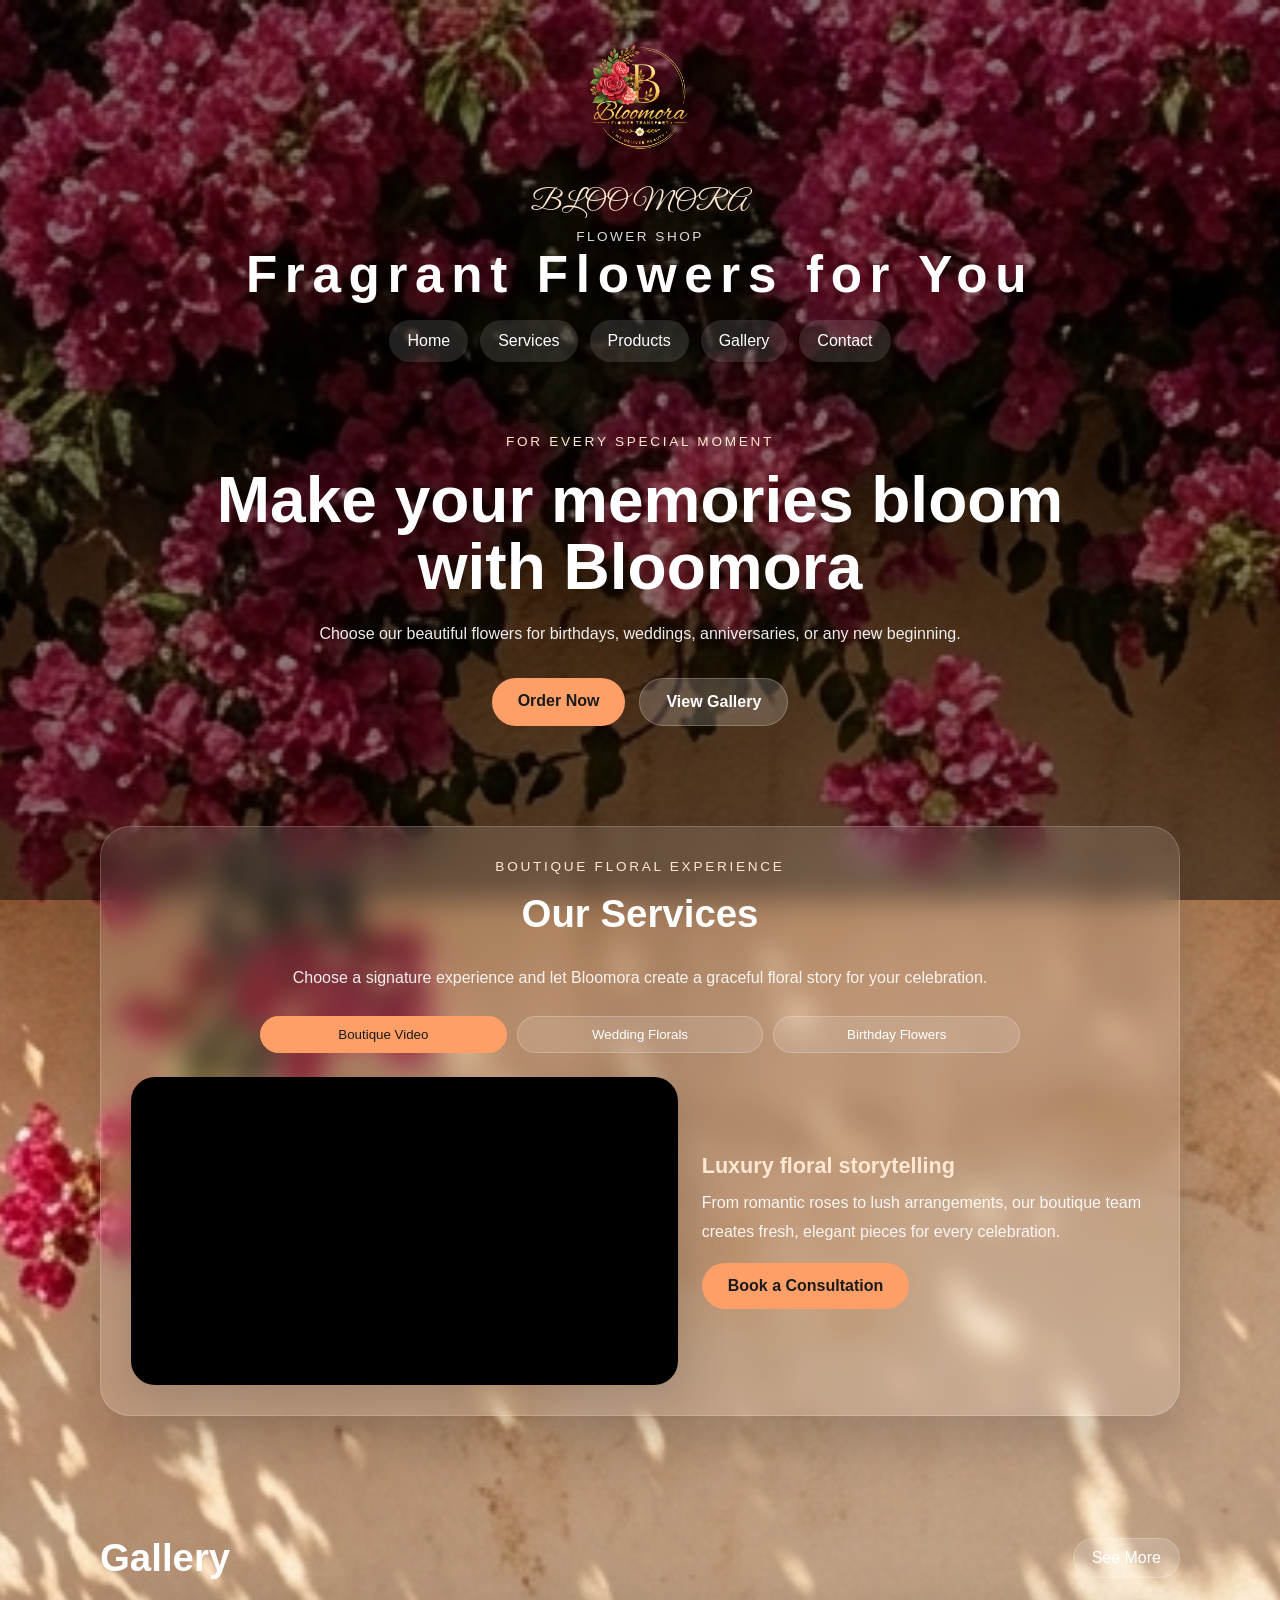
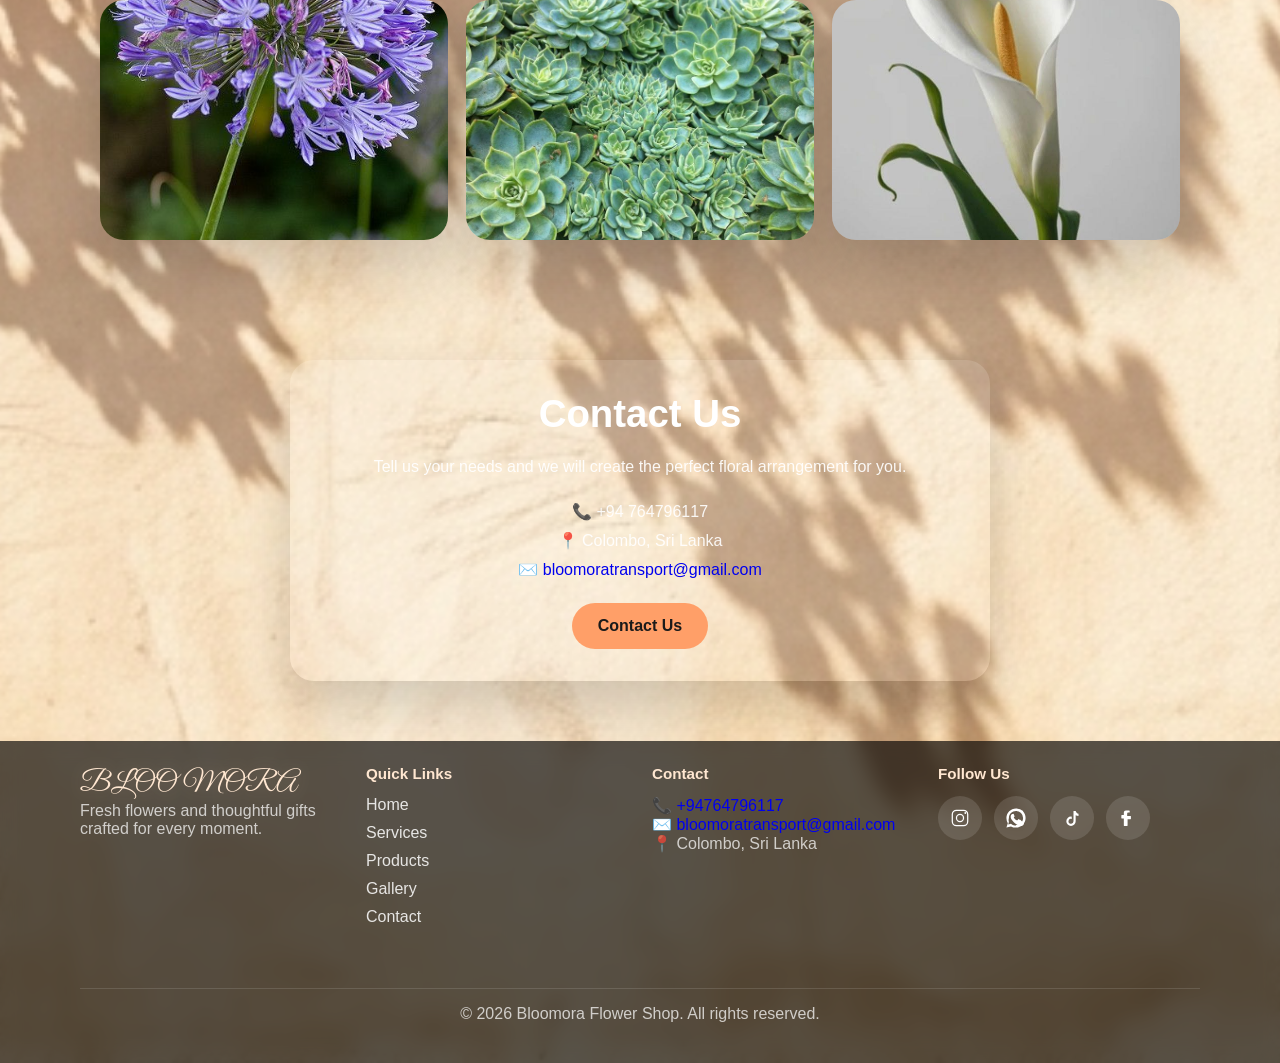
<file: index.html>
<!DOCTYPE html>
<html lang="en">

<head>
    <meta charset="UTF-8">
    <meta name="viewport" content="width=device-width, initial-scale=1.0">
    <title>BLOOMORA Flower Shop</title>
    <link rel="preconnect" href="https://fonts.googleapis.com">
    <link rel="preconnect" href="https://fonts.gstatic.com" crossorigin>
    <link href="https://fonts.googleapis.com/css2?family=Great+Vibes&family=Playfair+Display:wght@600;700&display=swap"
        rel="stylesheet">
    <link rel="stylesheet" href="bloom.css">
</head>

<body>
    <div class="page-transition-overlay" aria-hidden="true">
        <canvas id="flowerTornadoCanvas"></canvas>
    </div>
    <div class="petal-container" aria-hidden="true">
        <div class="petal"></div>
        <div class="petal"></div>
        <div class="petal"></div>
        <div class="petal"></div>
        <div class="petal"></div>
        <div class="petal"></div>
        <div class="petal"></div>
        <div class="petal"></div>
        <div class="petal"></div>
        <div class="petal"></div>
    </div>

    <header class="site-header">
        <div class="brand">
            <img class="logo" src="pics/logo.png" alt="Bloomora Logo">
            <div>
                <p class="brand-name">BLOOMORA</p>
                <p class="site-label">Flower Shop</p>
                <h1>Fragrant Flowers for You</h1>
            </div>
        </div>

        <button class="menu-toggle" aria-expanded="false" aria-controls="main-nav">Menu</button>

        <nav id="main-nav" class="nav-links" aria-label="Main navigation">
            <a href="index.html">Home</a>
            <a href="services.html">Services</a>
            <a href="products.html">Products</a>
            <a href="gallery.html">Gallery</a>
            <a href="contact.html">Contact</a>
        </nav>
    </header>

    <main>
        <section id="home" class="hero">
            <div class="hero-content">
                <span class="eyebrow">For Every Special Moment</span>
                <h2>Make your memories bloom with Bloomora</h2>
                <p>Choose our beautiful flowers for birthdays, weddings, anniversaries, or any new beginning.</p>
                <div class="hero-actions">
                    <a href="products.html" class="btn btn-primary">Order Now</a>
                    <a href="gallery.html" class="btn btn-secondary">View Gallery</a>
                </div>
            </div>
        </section>

        <section id="services" class="section services">
            <div class="service-shell">
                <div class="service-intro">
                    <span class="eyebrow">Boutique Floral Experience</span>
                    <h3>Our Services</h3>
                    <p>Choose a signature experience and let Bloomora create a graceful floral story for your
                        celebration.</p>
                </div>

                <div class="service-tabs" role="tablist" aria-label="Bloomora services">
                    <button class="tab-btn active" data-target="video-tab" role="tab" aria-selected="true">Boutique
                        Video</button>
                    <button class="tab-btn" data-target="wedding-tab" role="tab" aria-selected="false">Wedding
                        Florals</button>
                    <button class="tab-btn" data-target="birthday-tab" role="tab" aria-selected="false">Birthday
                        Flowers</button>
                </div>

                <div class="tab-panel active" id="video-tab" role="tabpanel">
                    <div class="video-panel">
                        <div class="video-frame">
                            <video autoplay muted loop playsinline preload="auto"
                                aria-label="Bloomora boutique floral experience">
                                <source src="pics/bokey/BLOOMORA.mp4" type="video/mp4">
                                Your browser does not support the video element.
                            </video>
                        </div>
                        <div class="panel-copy">
                            <h4>Luxury floral storytelling</h4>
                            <p>From romantic roses to lush arrangements, our boutique team creates fresh, elegant pieces
                                for every celebration.</p>
                            <a href="contact.html" class="btn btn-primary">Book a Consultation</a>
                        </div>
                    </div>
                </div>

                <div class="tab-panel" id="wedding-tab" role="tabpanel">
                    <div class="video-panel">
                        <div class="video-frame">
                            <video autoplay muted loop playsinline preload="auto"
                                aria-label="Bloomora wedding floral experience">
                                <source
                                    src="pics/Outdoor%20wedding%20venue%20with%20floral%20decorated%20mandap%2C%20palm%20trees%2C%20and%20reflective%20water%20feature%20with%20pink%20and%20white%20flowers.mp4"
                                    type="video/mp4">
                                Your browser does not support the video element.
                            </video>
                        </div>
                        <div class="panel-copy">
                            <h4>Wedding floral elegance</h4>
                            <p>See how our team styles romantic bouquets, ceremony arches, and reception décor for
                                unforgettable wedding moments.</p>
                            <a href="contact.html" class="btn btn-primary">Plan Your Wedding</a>
                        </div>
                    </div>
                </div>

                <div class="tab-panel" id="birthday-tab" role="tabpanel">
                    <div class="video-panel">
                        <div class="video-frame">
                            <video autoplay muted loop playsinline preload="auto"
                                aria-label="Bloomora birthday floral experience">
                                <source src="pics/bokey/a%20flower.mp4" type="video/mp4">
                                Your browser does not support the video element.
                            </video>
                        </div>
                        <div class="panel-copy">
                            <h4>Birthday flower joy</h4>
                            <p>Bright, cheerful arrangements and gift-ready bouquets that add sparkle to birthdays,
                                anniversaries, and happy surprises.</p>
                            <a href="contact.html" class="btn btn-primary">Order for a Birthday</a>
                        </div>
                    </div>
                </div>
            </div>
        </section>

        <section id="gallery" class="section gallery">
            <div class="section-heading">
                <h3>Gallery</h3>
                <a href="gallery.html" class="see-more-btn">See More</a>
            </div>
            <div class="gallery-grid home-gallery-grid">
                <div class="gallery-item"
                    style="background-image: url('pics/flower/0338c194c42f39de78c7a7beb6b9622c.jpg');"></div>
                <div class="gallery-item"
                    style="background-image: url('pics/flower/1c52903fdece0d09980237e73600e48e.jpg');"></div>
                <div class="gallery-item"
                    style="background-image: url('pics/flower/2cde9ef89566612b0906a620be96857e.jpg');"></div>
            </div>
        </section>

        <section id="contact" class="section contact">
            <div class="contact-card">
                <h3>Contact Us</h3>
                <p>Tell us your needs and we will create the perfect floral arrangement for you.</p>
                <ul>
                    <li>📞 +94 764796117</li>
                    <li>📍 Colombo, Sri Lanka</li>
                    <li><a href="mailto:bloomoratransport@gmail.com">✉️ bloomoratransport@gmail.com</a></li>
                </ul>
                <a href="https://wa.me/94764796117" target="_blank" rel="noopener noreferrer"
                    class="btn btn-primary">Contact Us</a>
            </div>
        </section>
    </main>

    <footer class="site-footer">
        <div class="footer-content">
            <div class="footer-grid">
                <div class="footer-col">
                    <p class="brand-name">BLOOMORA</p>
                    <p>Fresh flowers and thoughtful gifts crafted for every moment.</p>
                </div>
                <div class="footer-col">
                    <h4>Quick Links</h4>
                    <ul class="footer-links">
                        <li><a href="index.html">Home</a></li>
                        <li><a href="services.html">Services</a></li>
                        <li><a href="products.html">Products</a></li>
                        <li><a href="gallery.html">Gallery</a></li>
                        <li><a href="contact.html">Contact</a></li>
                    </ul>
                </div>
                <div class="footer-col">
                    <h4>Contact</h4>
                    <p><a href="https://wa.me/94764796117" target="_blank" rel="noopener noreferrer">📞 +94764796117</a>
                    </p>
                    <p><a href="mailto:bloomoratransport@gmail.com">✉️ bloomoratransport@gmail.com</a></p>
                    <p>📍 Colombo, Sri Lanka</p>
                </div>
                <div class="footer-col">
                    <h4>Follow Us</h4>
                    <div class="social-links">
                        <a href="https://www.instagram.com/bloomora_fresh_flowers?stkn=MW4wY3p2a2JhaG9meQ=="
                            target="_blank" rel="noopener noreferrer" aria-label="Instagram">
                            <svg viewBox="0 0 24 24">
                                <path
                                    d="M7.75 2h8.5A5.75 5.75 0 0 1 22 7.75v8.5A5.75 5.75 0 0 1 16.25 22h-8.5A5.75 5.75 0 0 1 2 16.25v-8.5A5.75 5.75 0 0 1 7.75 2zm0 1.5A4.25 4.25 0 0 0 3.5 7.75v8.5A4.25 4.25 0 0 0 7.75 20.5h8.5A4.25 4.25 0 0 0 20.5 16.25v-8.5A4.25 4.25 0 0 0 16.25 3.5h-8.5zm10.6 1.4a1.1 1.1 0 1 1 0 2.2 1.1 1.1 0 0 1 0-2.2zM12 7a5 5 0 1 1 0 10 5 5 0 0 1 0-10zm0 1.5a3.5 3.5 0 1 0 0 7 3.5 3.5 0 0 0 0-7z" />
                            </svg>
                        </a>
                        <a href="https://wa.me/94764796117" target="_blank" rel="noopener noreferrer"
                            aria-label="WhatsApp">
                            <svg viewBox="0 0 24 24">
                                <path
                                    d="M20.52 3.48A11.94 11.94 0 0 0 12 .5C5.65.5.5 5.65.5 12a11.9 11.9 0 0 0 1.7 6.2L.5 23.5l5.5-1.4A11.94 11.94 0 0 0 12 23.5c6.35 0 11.5-5.15 11.5-11.5 0-3.07-1.2-5.94-3.15-8.02zM12 21c-2.1 0-4.05-.7-5.65-1.9l-.4-.28-3.3.85.9-3.25-.28-.4A8.47 8.47 0 0 1 3.5 12c0-4.7 3.8-8.5 8.5-8.5 2.27 0 4.4.88 6 2.45a8.45 8.45 0 0 1 2.5 6.05c0 4.7-3.8 8.5-8.5 8.5z" />
                                <path
                                    d="M17.5 14.3c-.3-.15-1.7-.85-2-.95-.3-.1-.5-.15-.7.15-.2.3-.8.95-1 1.15-.2.2-.4.2-.7.05-.3-.15-1.15-.43-2.2-1.35-.8-.7-1.3-1.55-1.45-1.85-.15-.3-.02-.45.12-.6.12-.1.3-.25.45-.35.15-.1.2-.15.3-.25.1-.1.05-.2 0-.35-.05-.15-.7-1.7-.95-2.35-.25-.6-.5-.55-.7-.55-.2 0-.45 0-.7 0s-.65.1-1 .45c-.35.35-1.35 1.3-1.35 3.15 0 1.85 1.4 3.6 1.6 3.85.2.25 2.75 4.2 6.7 5.9 3.95 1.7 3.95 1.15 4.65 1.1.7-.05 2.27-.9 2.6-1.75.35-.85.35-1.6.25-1.75-.1-.15-.35-.25-.7-.4z" />
                            </svg>
                        </a>
                        <a href="https://www.tiktok.com/@bloomora277?_r=1&_t=ZS-99rbHcv1fvD" target="_blank"
                            rel="noopener noreferrer" aria-label="TikTok">
                            <svg viewBox="0 0 24 24" aria-hidden="true">
                                <path
                                    d="M16.4 3.5c.4 1.7 1.7 3 3.4 3.5v2.7a6.7 6.7 0 0 1-3.4-1v7.2a5.6 5.6 0 1 1-5.6-5.6c.3 0 .6 0 .9.1v2.7a3 3 0 1 0 2.1 2.9V3.5h5.6Z" />
                            </svg>
                        </a>
                        <a href="https://www.facebook.com/share/19XkAKuRJk/" target="_blank" rel="noopener noreferrer"
                            aria-label="Facebook">
                            <svg viewBox="0 0 24 24">
                                <path
                                    d="M13.5 3H9.5A2.5 2.5 0 0 0 7 5.5v3H4.5a.5.5 0 0 0-.5.5v3a.5.5 0 0 0 .5.5H7v8.5a.5.5 0 0 0 .5.5h3.5a.5.5 0 0 0 .5-.5V13.5h3.5a.5.5 0 0 0 .5-.5l.02-3a.5.5 0 0 0-.5-.5H11V6.5c0-.5.5-1 1-1h1.5a.5.5 0 0 0 .5-.5V3.5a.5.5 0 0 0-.5-.5z" />
                            </svg>
                        </a>
                    </div>
                </div>
            </div>
            <div class="footer-bottom">
                <p>© 2026 Bloomora Flower Shop. All rights reserved.</p>
            </div>
        </div>
    </footer>

    <script>
        const canvas = document.getElementById('flowerTornadoCanvas');
        const ctx = canvas.getContext('2d');
        const overlay = document.querySelector('.page-transition-overlay');
        const menuToggle = document.querySelector('.menu-toggle');
        const mainNav = document.querySelector('#main-nav');

        const flowerPalette = ['#ff9eb3', '#ffd6a5', '#ffc1d9', '#f7d9ff', '#fae7c1', '#ffb2b2'];

        let particles = [];
        let transitionActive = false;
        let transitionStart = 0;
        let lastFrameTime = 0;
        let currentTarget = null;

        function resizeCanvas() {
            const ratio = Math.min(window.devicePixelRatio || 1, 1.5);
            canvas.width = window.innerWidth * ratio;
            canvas.height = window.innerHeight * ratio;
            canvas.style.width = window.innerWidth + 'px';
            canvas.style.height = window.innerHeight + 'px';
            ctx.setTransform(ratio, 0, 0, ratio, 0, 0);
        }

        function createFlowerParticle() {
            const cx = window.innerWidth / 2;
            const cy = window.innerHeight / 2;

            return {
                x: cx,
                y: cy,
                radius: 0,
                angle: Math.random() * Math.PI * 2,
                speed: 0.6 + Math.random() * 2.4,
                drift: (Math.random() - 0.5) * 0.8,
                spin: (Math.random() - 0.5) * 0.2,
                size: 6 + Math.random() * 10,
                color: flowerPalette[Math.floor(Math.random() * flowerPalette.length)],
                alpha: 0.75 + Math.random() * 0.25,
                swirl: 0.7 + Math.random() * 1.8,
                lift: 1 + Math.random() * 2.2,
                life: 0,
                maxLife: 120 + Math.random() * 80
            };
        }

        function startTornadoTransition(targetUrl) {
            transitionActive = true;
            transitionStart = performance.now();
            lastFrameTime = transitionStart;
            currentTarget = targetUrl;
            const particleCount = window.innerWidth < 700 ? 420 : 520;
            particles = Array.from({ length: particleCount }, createFlowerParticle);
            overlay.classList.add('active');
            document.body.classList.add('page-transitioning');
            requestAnimationFrame(animateTransitionLoop);

            setTimeout(() => {
                window.location.href = targetUrl;
            }, 1100);
        }

        function updateParticles() {
            if (!transitionActive) return;

            const now = performance.now();
            const delta = Math.min((now - lastFrameTime) / 16.67, 2);
            lastFrameTime = now;
            const elapsed = (now - transitionStart) / 1000;
            const progress = Math.min(elapsed / 1.1, 1);

            particles.forEach((p) => {
                // Radius: each particle starts close to the center and expands outward.
                // A larger radius pulls the flower farther from the center, which helps the vortex grow.
                p.radius += p.speed * (1.6 + p.swirl * 0.7) * 2.2 * delta;

                // Angle controls the horizontal rotation around the center.
                // Increasing the angle over time makes the petals spin around the vortex axis.
                p.angle += (p.spin + 0.08 + p.swirl * 0.035) * delta;

                // The tornado effect is created by combining circular motion and a lift force.
                // X and Y are derived from polar coordinates:
                // x = centerX + cos(angle) * radius
                // y = centerY + sin(angle) * radius - (progress * lift * 120)
                // The negative Y movement lifts particles upward into a swirling funnel.
                const swirlX = Math.cos(p.angle) * p.radius;
                const swirlY = Math.sin(p.angle) * p.radius;

                p.x = window.innerWidth / 2 + swirlX + Math.sin(elapsed * 2 + p.angle) * 18;
                p.y = window.innerHeight / 2 + swirlY - (progress * 320 * p.lift) + Math.cos(elapsed * 3 + p.angle) * 18;

                // As the transition advances, particles fade and spread further outward.
                p.life += delta;
                p.alpha = Math.max(0, 1 - p.life / (p.maxLife * 1.6));
            });

            if (progress >= 1) {
                particles.forEach((p) => {
                    p.alpha *= 0.92;
                });
            }

            if (elapsed > 1.6) {
                transitionActive = false;
                overlay.classList.remove('active');
                document.body.classList.remove('page-transitioning');
            }
        }

        function renderParticles() {
            ctx.clearRect(0, 0, window.innerWidth, window.innerHeight);

            particles.forEach((p) => {
                ctx.save();
                ctx.translate(p.x, p.y);
                ctx.rotate(p.angle * 3.4);
                ctx.beginPath();
                ctx.moveTo(0, 0);
                ctx.bezierCurveTo(p.size, -p.size * 1.6, p.size * 0.8, -p.size * 2.5, 0, -p.size * 3.2);
                ctx.bezierCurveTo(-p.size * 0.8, -p.size * 2.5, -p.size, -p.size * 1.6, 0, 0);
                ctx.fillStyle = p.color;
                ctx.globalAlpha = p.alpha;
                ctx.fill();
                ctx.restore();
            });

        }

        function animateTransitionLoop() {
            updateParticles();
            renderParticles();

            if (transitionActive) {
                requestAnimationFrame(animateTransitionLoop);
            }
        }

        menuToggle?.addEventListener('click', () => {
            const isOpen = mainNav.classList.toggle('open');
            menuToggle.setAttribute('aria-expanded', String(isOpen));
        });

        document.querySelectorAll('.nav-links a, .footer-links a').forEach((link) => {
            const href = link.getAttribute('href');
            if (!href || href.startsWith('#') || href.startsWith('http') || href.startsWith('mailto:') || href.startsWith('tel:')) return;

            link.addEventListener('click', (event) => {
                const targetUrl = new URL(href, window.location.href);
                if (targetUrl.origin !== window.location.origin) return;

                event.preventDefault();
                startTornadoTransition(targetUrl.href);
            });
        });

        window.addEventListener('resize', resizeCanvas);
        resizeCanvas();

        const tabButtons = document.querySelectorAll('.tab-btn');
        const tabPanels = document.querySelectorAll('.tab-panel');

        tabButtons.forEach((button) => {
            button.addEventListener('click', () => {
                const target = button.getAttribute('data-target');

                tabButtons.forEach((btn) => {
                    const isActive = btn === button;
                    btn.classList.toggle('active', isActive);
                    btn.setAttribute('aria-selected', String(isActive));
                });

                tabPanels.forEach((panel) => {
                    panel.classList.toggle('active', panel.id === target);
                });
            });
        });
    </script>
</body>

</html>
</file>
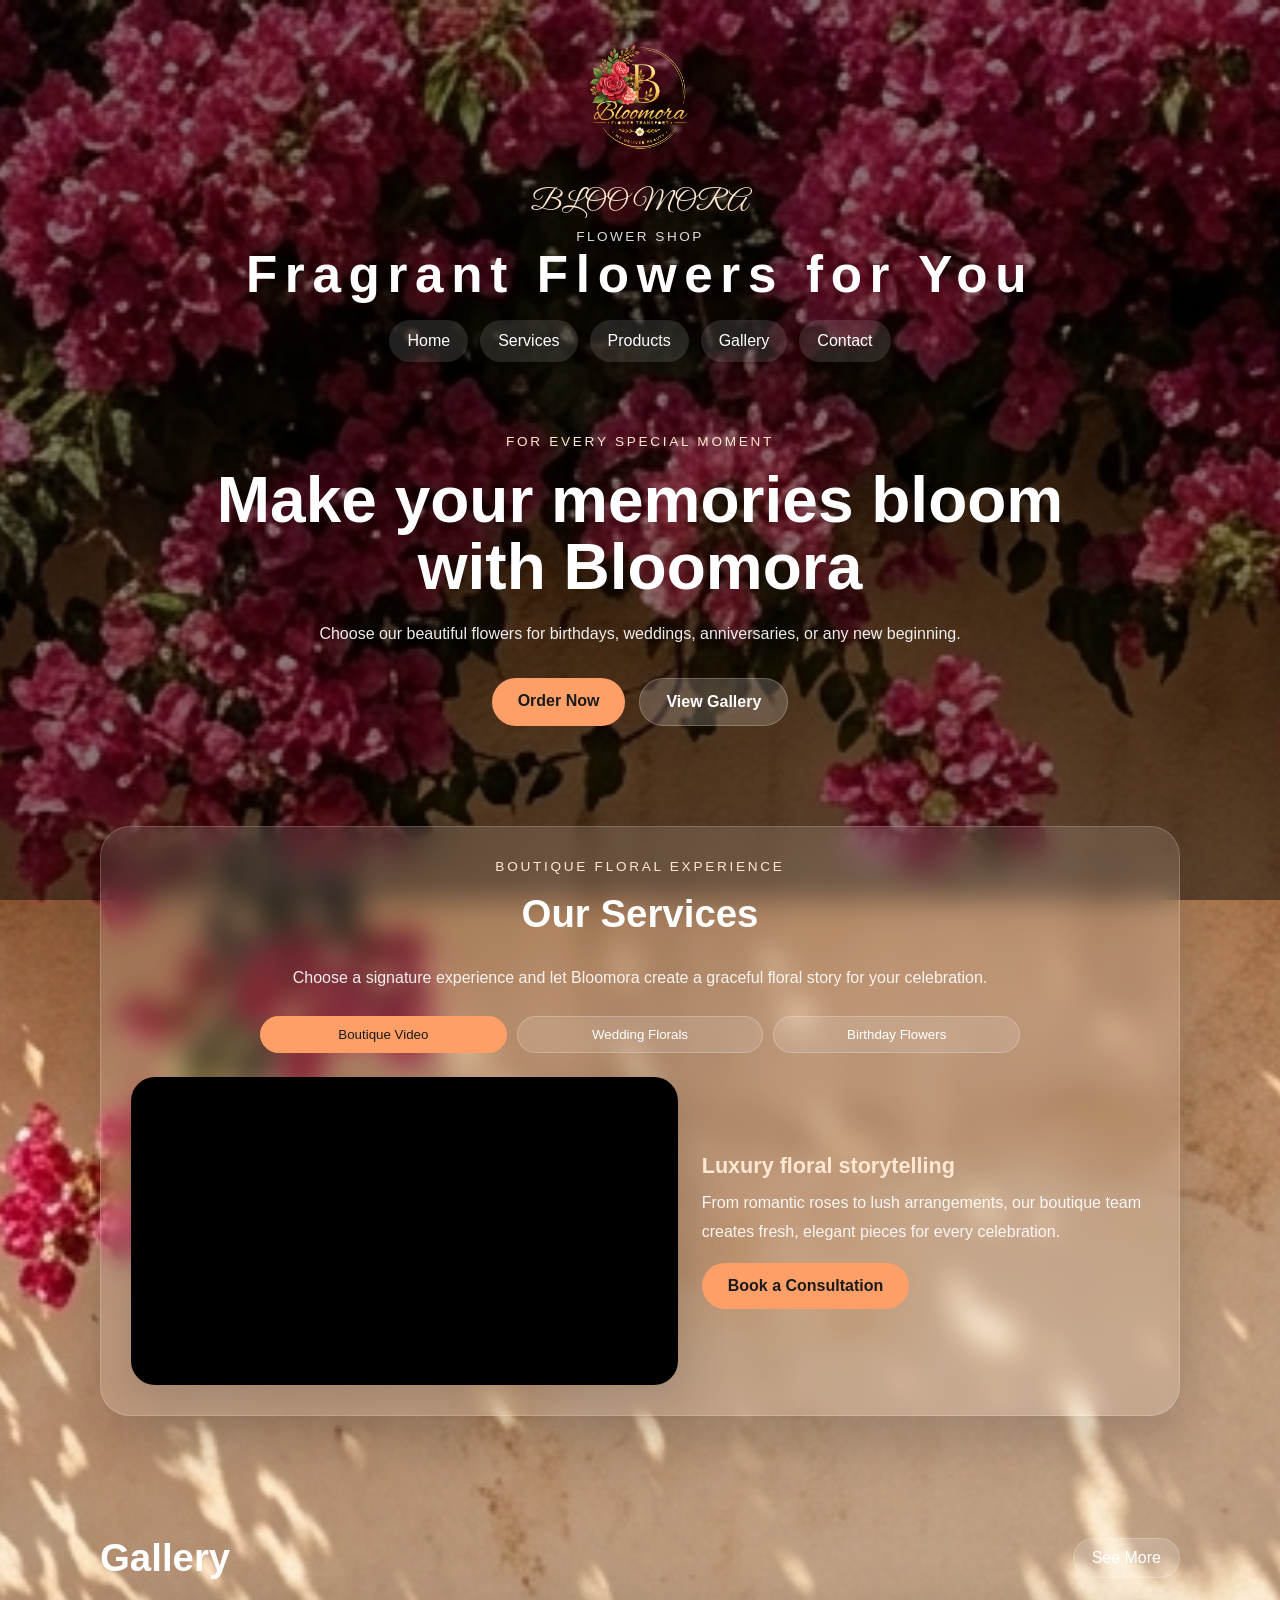
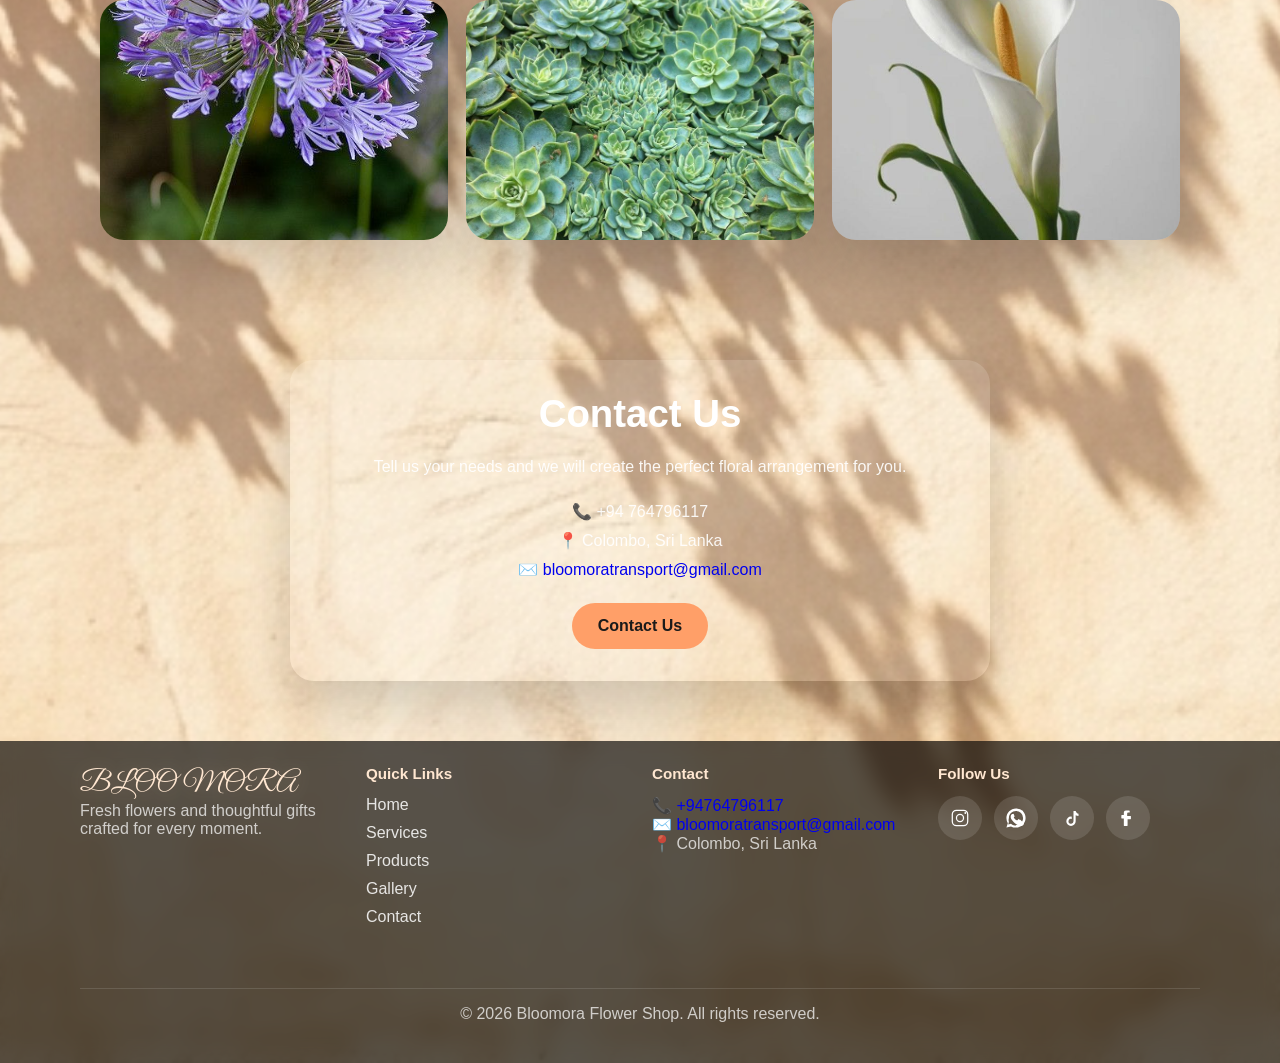
<file: bloomora.html>
<!DOCTYPE html>
<html lang="en">

<head>
    <meta charset="UTF-8">
    <meta name="viewport" content="width=device-width, initial-scale=1.0">
    <title>BLOOMORA Flower Shop</title>
    <link rel="preconnect" href="https://fonts.googleapis.com">
    <link rel="preconnect" href="https://fonts.gstatic.com" crossorigin>
    <link href="https://fonts.googleapis.com/css2?family=Great+Vibes&family=Playfair+Display:wght@600;700&display=swap"
        rel="stylesheet">
    <link rel="stylesheet" href="bloom.css">
</head>

<body>
    <div class="page-transition-overlay" aria-hidden="true">
        <canvas id="flowerTornadoCanvas"></canvas>
    </div>
    <div class="petal-container" aria-hidden="true">
        <div class="petal"></div>
        <div class="petal"></div>
        <div class="petal"></div>
        <div class="petal"></div>
        <div class="petal"></div>
        <div class="petal"></div>
        <div class="petal"></div>
        <div class="petal"></div>
        <div class="petal"></div>
        <div class="petal"></div>
    </div>

    <header class="site-header">
        <div class="brand">
            <img class="logo" src="pics/logo.png" alt="Bloomora Logo">
            <div>
                <p class="brand-name">BLOOMORA</p>
                <p class="site-label">Flower Shop</p>
                <h1>Fragrant Flowers for You</h1>
            </div>
        </div>

        <button class="menu-toggle" aria-expanded="false" aria-controls="main-nav">Menu</button>

        <nav id="main-nav" class="nav-links" aria-label="Main navigation">
            <a href="bloomora.html">Home</a>
            <a href="services.html">Services</a>
            <a href="products.html">Products</a>
            <a href="gallery.html">Gallery</a>
            <a href="contact.html">Contact</a>
        </nav>
    </header>

    <main>
        <section id="home" class="hero">
            <div class="hero-content">
                <span class="eyebrow">For Every Special Moment</span>
                <h2>Make your memories bloom with Bloomora</h2>
                <p>Choose our beautiful flowers for birthdays, weddings, anniversaries, or any new beginning.</p>
                <div class="hero-actions">
                    <a href="products.html" class="btn btn-primary">Order Now</a>
                    <a href="gallery.html" class="btn btn-secondary">View Gallery</a>
                </div>
            </div>
        </section>

        <section id="services" class="section services">
            <div class="service-shell">
                <div class="service-intro">
                    <span class="eyebrow">Boutique Floral Experience</span>
                    <h3>Our Services</h3>
                    <p>Choose a signature experience and let Bloomora create a graceful floral story for your
                        celebration.</p>
                </div>

                <div class="service-tabs" role="tablist" aria-label="Bloomora services">
                    <button class="tab-btn active" data-target="video-tab" role="tab" aria-selected="true">Boutique
                        Video</button>
                    <button class="tab-btn" data-target="wedding-tab" role="tab" aria-selected="false">Wedding
                        Florals</button>
                    <button class="tab-btn" data-target="birthday-tab" role="tab" aria-selected="false">Birthday
                        Flowers</button>
                </div>

                <div class="tab-panel active" id="video-tab" role="tabpanel">
                    <div class="video-panel">
                        <div class="video-frame">
                            <video autoplay muted loop playsinline preload="auto"
                                aria-label="Bloomora boutique floral experience">
                                <source src="pics/bokey/BLOOMORA.mp4" type="video/mp4">
                                Your browser does not support the video element.
                            </video>
                        </div>
                        <div class="panel-copy">
                            <h4>Luxury floral storytelling</h4>
                            <p>From romantic roses to lush arrangements, our boutique team creates fresh, elegant pieces
                                for every celebration.</p>
                            <a href="contact.html" class="btn btn-primary">Book a Consultation</a>
                        </div>
                    </div>
                </div>

                <div class="tab-panel" id="wedding-tab" role="tabpanel">
                    <div class="video-panel">
                        <div class="video-frame">
                            <video autoplay muted loop playsinline preload="auto"
                                aria-label="Bloomora wedding floral experience">
                                <source
                                    src="pics/Outdoor%20wedding%20venue%20with%20floral%20decorated%20mandap%2C%20palm%20trees%2C%20and%20reflective%20water%20feature%20with%20pink%20and%20white%20flowers.mp4"
                                    type="video/mp4">
                                Your browser does not support the video element.
                            </video>
                        </div>
                        <div class="panel-copy">
                            <h4>Wedding floral elegance</h4>
                            <p>See how our team styles romantic bouquets, ceremony arches, and reception décor for
                                unforgettable wedding moments.</p>
                            <a href="contact.html" class="btn btn-primary">Plan Your Wedding</a>
                        </div>
                    </div>
                </div>

                <div class="tab-panel" id="birthday-tab" role="tabpanel">
                    <div class="video-panel">
                        <div class="video-frame">
                            <video autoplay muted loop playsinline preload="auto"
                                aria-label="Bloomora birthday floral experience">
                                <source src="pics/bokey/a%20flower.mp4" type="video/mp4">
                                Your browser does not support the video element.
                            </video>
                        </div>
                        <div class="panel-copy">
                            <h4>Birthday flower joy</h4>
                            <p>Bright, cheerful arrangements and gift-ready bouquets that add sparkle to birthdays,
                                anniversaries, and happy surprises.</p>
                            <a href="contact.html" class="btn btn-primary">Order for a Birthday</a>
                        </div>
                    </div>
                </div>
            </div>
        </section>

        <section id="gallery" class="section gallery">
            <div class="section-heading">
                <h3>Gallery</h3>
                <a href="gallery.html" class="see-more-btn">See More</a>
            </div>
            <div class="gallery-grid home-gallery-grid">
                <div class="gallery-item"
                    style="background-image: url('pics/flower/0338c194c42f39de78c7a7beb6b9622c.jpg');"></div>
                <div class="gallery-item"
                    style="background-image: url('pics/flower/1c52903fdece0d09980237e73600e48e.jpg');"></div>
                <div class="gallery-item"
                    style="background-image: url('pics/flower/2cde9ef89566612b0906a620be96857e.jpg');"></div>
            </div>
        </section>

        <section id="contact" class="section contact">
            <div class="contact-card">
                <h3>Contact Us</h3>
                <p>Tell us your needs and we will create the perfect floral arrangement for you.</p>
                <ul>
                    <li>📞 +94 764796117</li>
                    <li>📍 Colombo, Sri Lanka</li>
                    <li><a href="mailto:bloomoratransport@gmail.com">✉️ bloomoratransport@gmail.com</a></li>
                </ul>
                <a href="https://wa.me/94764796117" target="_blank" rel="noopener noreferrer"
                    class="btn btn-primary">Contact Us</a>
            </div>
        </section>
    </main>

    <footer class="site-footer">
        <div class="footer-content">
            <div class="footer-grid">
                <div class="footer-col">
                    <p class="brand-name">BLOOMORA</p>
                    <p>Fresh flowers and thoughtful gifts crafted for every moment.</p>
                </div>
                <div class="footer-col">
                    <h4>Quick Links</h4>
                    <ul class="footer-links">
                        <li><a href="bloomora.html">Home</a></li>
                        <li><a href="services.html">Services</a></li>
                        <li><a href="products.html">Products</a></li>
                        <li><a href="gallery.html">Gallery</a></li>
                        <li><a href="contact.html">Contact</a></li>
                    </ul>
                </div>
                <div class="footer-col">
                    <h4>Contact</h4>
                    <p><a href="https://wa.me/94764796117" target="_blank" rel="noopener noreferrer">📞 +94764796117</a>
                    </p>
                    <p><a href="mailto:bloomoratransport@gmail.com">✉️ bloomoratransport@gmail.com</a></p>
                    <p>📍 Colombo, Sri Lanka</p>
                </div>
                <div class="footer-col">
                    <h4>Follow Us</h4>
                    <div class="social-links">
                        <a href="https://www.instagram.com/bloomora_fresh_flowers?stkn=MW4wY3p2a2JhaG9meQ=="
                            target="_blank" rel="noopener noreferrer" aria-label="Instagram">
                            <svg viewBox="0 0 24 24">
                                <path
                                    d="M7.75 2h8.5A5.75 5.75 0 0 1 22 7.75v8.5A5.75 5.75 0 0 1 16.25 22h-8.5A5.75 5.75 0 0 1 2 16.25v-8.5A5.75 5.75 0 0 1 7.75 2zm0 1.5A4.25 4.25 0 0 0 3.5 7.75v8.5A4.25 4.25 0 0 0 7.75 20.5h8.5A4.25 4.25 0 0 0 20.5 16.25v-8.5A4.25 4.25 0 0 0 16.25 3.5h-8.5zm10.6 1.4a1.1 1.1 0 1 1 0 2.2 1.1 1.1 0 0 1 0-2.2zM12 7a5 5 0 1 1 0 10 5 5 0 0 1 0-10zm0 1.5a3.5 3.5 0 1 0 0 7 3.5 3.5 0 0 0 0-7z" />
                            </svg>
                        </a>
                        <a href="https://wa.me/94764796117" target="_blank" rel="noopener noreferrer"
                            aria-label="WhatsApp">
                            <svg viewBox="0 0 24 24">
                                <path
                                    d="M20.52 3.48A11.94 11.94 0 0 0 12 .5C5.65.5.5 5.65.5 12a11.9 11.9 0 0 0 1.7 6.2L.5 23.5l5.5-1.4A11.94 11.94 0 0 0 12 23.5c6.35 0 11.5-5.15 11.5-11.5 0-3.07-1.2-5.94-3.15-8.02zM12 21c-2.1 0-4.05-.7-5.65-1.9l-.4-.28-3.3.85.9-3.25-.28-.4A8.47 8.47 0 0 1 3.5 12c0-4.7 3.8-8.5 8.5-8.5 2.27 0 4.4.88 6 2.45a8.45 8.45 0 0 1 2.5 6.05c0 4.7-3.8 8.5-8.5 8.5z" />
                                <path
                                    d="M17.5 14.3c-.3-.15-1.7-.85-2-.95-.3-.1-.5-.15-.7.15-.2.3-.8.95-1 1.15-.2.2-.4.2-.7.05-.3-.15-1.15-.43-2.2-1.35-.8-.7-1.3-1.55-1.45-1.85-.15-.3-.02-.45.12-.6.12-.1.3-.25.45-.35.15-.1.2-.15.3-.25.1-.1.05-.2 0-.35-.05-.15-.7-1.7-.95-2.35-.25-.6-.5-.55-.7-.55-.2 0-.45 0-.7 0s-.65.1-1 .45c-.35.35-1.35 1.3-1.35 3.15 0 1.85 1.4 3.6 1.6 3.85.2.25 2.75 4.2 6.7 5.9 3.95 1.7 3.95 1.15 4.65 1.1.7-.05 2.27-.9 2.6-1.75.35-.85.35-1.6.25-1.75-.1-.15-.35-.25-.7-.4z" />
                            </svg>
                        </a>
                        <a href="https://www.tiktok.com/@bloomora277?_r=1&_t=ZS-99rbHcv1fvD" target="_blank"
                            rel="noopener noreferrer" aria-label="TikTok">
                            <svg viewBox="0 0 24 24" aria-hidden="true">
                                <path
                                    d="M16.4 3.5c.4 1.7 1.7 3 3.4 3.5v2.7a6.7 6.7 0 0 1-3.4-1v7.2a5.6 5.6 0 1 1-5.6-5.6c.3 0 .6 0 .9.1v2.7a3 3 0 1 0 2.1 2.9V3.5h5.6Z" />
                            </svg>
                        </a>
                        <a href="https://www.facebook.com/share/19XkAKuRJk/" target="_blank" rel="noopener noreferrer"
                            aria-label="Facebook">
                            <svg viewBox="0 0 24 24">
                                <path
                                    d="M13.5 3H9.5A2.5 2.5 0 0 0 7 5.5v3H4.5a.5.5 0 0 0-.5.5v3a.5.5 0 0 0 .5.5H7v8.5a.5.5 0 0 0 .5.5h3.5a.5.5 0 0 0 .5-.5V13.5h3.5a.5.5 0 0 0 .5-.5l.02-3a.5.5 0 0 0-.5-.5H11V6.5c0-.5.5-1 1-1h1.5a.5.5 0 0 0 .5-.5V3.5a.5.5 0 0 0-.5-.5z" />
                            </svg>
                        </a>
                    </div>
                </div>
            </div>
            <div class="footer-bottom">
                <p>© 2026 Bloomora Flower Shop. All rights reserved.</p>
            </div>
        </div>
    </footer>

    <script>
        const canvas = document.getElementById('flowerTornadoCanvas');
        const ctx = canvas.getContext('2d');
        const overlay = document.querySelector('.page-transition-overlay');
        const menuToggle = document.querySelector('.menu-toggle');
        const mainNav = document.querySelector('#main-nav');

        const flowerPalette = ['#ff9eb3', '#ffd6a5', '#ffc1d9', '#f7d9ff', '#fae7c1', '#ffb2b2'];

        let particles = [];
        let transitionActive = false;
        let transitionStart = 0;
        let lastFrameTime = 0;
        let currentTarget = null;

        function resizeCanvas() {
            const ratio = Math.min(window.devicePixelRatio || 1, 1.5);
            canvas.width = window.innerWidth * ratio;
            canvas.height = window.innerHeight * ratio;
            canvas.style.width = window.innerWidth + 'px';
            canvas.style.height = window.innerHeight + 'px';
            ctx.setTransform(ratio, 0, 0, ratio, 0, 0);
        }

        function createFlowerParticle() {
            const cx = window.innerWidth / 2;
            const cy = window.innerHeight / 2;

            return {
                x: cx,
                y: cy,
                radius: 0,
                angle: Math.random() * Math.PI * 2,
                speed: 0.6 + Math.random() * 2.4,
                drift: (Math.random() - 0.5) * 0.8,
                spin: (Math.random() - 0.5) * 0.2,
                size: 6 + Math.random() * 10,
                color: flowerPalette[Math.floor(Math.random() * flowerPalette.length)],
                alpha: 0.75 + Math.random() * 0.25,
                swirl: 0.7 + Math.random() * 1.8,
                lift: 1 + Math.random() * 2.2,
                life: 0,
                maxLife: 120 + Math.random() * 80
            };
        }

        function startTornadoTransition(targetUrl) {
            transitionActive = true;
            transitionStart = performance.now();
            lastFrameTime = transitionStart;
            currentTarget = targetUrl;
            const particleCount = window.innerWidth < 700 ? 420 : 520;
            particles = Array.from({ length: particleCount }, createFlowerParticle);
            overlay.classList.add('active');
            document.body.classList.add('page-transitioning');
            requestAnimationFrame(animateTransitionLoop);

            setTimeout(() => {
                window.location.href = targetUrl;
            }, 1100);
        }

        function updateParticles() {
            if (!transitionActive) return;

            const now = performance.now();
            const delta = Math.min((now - lastFrameTime) / 16.67, 2);
            lastFrameTime = now;
            const elapsed = (now - transitionStart) / 1000;
            const progress = Math.min(elapsed / 1.1, 1);

            particles.forEach((p) => {
                // Radius: each particle starts close to the center and expands outward.
                // A larger radius pulls the flower farther from the center, which helps the vortex grow.
                p.radius += p.speed * (1.6 + p.swirl * 0.7) * 2.2 * delta;

                // Angle controls the horizontal rotation around the center.
                // Increasing the angle over time makes the petals spin around the vortex axis.
                p.angle += (p.spin + 0.08 + p.swirl * 0.035) * delta;

                // The tornado effect is created by combining circular motion and a lift force.
                // X and Y are derived from polar coordinates:
                // x = centerX + cos(angle) * radius
                // y = centerY + sin(angle) * radius - (progress * lift * 120)
                // The negative Y movement lifts particles upward into a swirling funnel.
                const swirlX = Math.cos(p.angle) * p.radius;
                const swirlY = Math.sin(p.angle) * p.radius;

                p.x = window.innerWidth / 2 + swirlX + Math.sin(elapsed * 2 + p.angle) * 18;
                p.y = window.innerHeight / 2 + swirlY - (progress * 320 * p.lift) + Math.cos(elapsed * 3 + p.angle) * 18;

                // As the transition advances, particles fade and spread further outward.
                p.life += delta;
                p.alpha = Math.max(0, 1 - p.life / (p.maxLife * 1.6));
            });

            if (progress >= 1) {
                particles.forEach((p) => {
                    p.alpha *= 0.92;
                });
            }

            if (elapsed > 1.6) {
                transitionActive = false;
                overlay.classList.remove('active');
                document.body.classList.remove('page-transitioning');
            }
        }

        function renderParticles() {
            ctx.clearRect(0, 0, window.innerWidth, window.innerHeight);

            particles.forEach((p) => {
                ctx.save();
                ctx.translate(p.x, p.y);
                ctx.rotate(p.angle * 3.4);
                ctx.beginPath();
                ctx.moveTo(0, 0);
                ctx.bezierCurveTo(p.size, -p.size * 1.6, p.size * 0.8, -p.size * 2.5, 0, -p.size * 3.2);
                ctx.bezierCurveTo(-p.size * 0.8, -p.size * 2.5, -p.size, -p.size * 1.6, 0, 0);
                ctx.fillStyle = p.color;
                ctx.globalAlpha = p.alpha;
                ctx.fill();
                ctx.restore();
            });

        }

        function animateTransitionLoop() {
            updateParticles();
            renderParticles();

            if (transitionActive) {
                requestAnimationFrame(animateTransitionLoop);
            }
        }

        menuToggle?.addEventListener('click', () => {
            const isOpen = mainNav.classList.toggle('open');
            menuToggle.setAttribute('aria-expanded', String(isOpen));
        });

        document.querySelectorAll('.nav-links a, .footer-links a').forEach((link) => {
            const href = link.getAttribute('href');
            if (!href || href.startsWith('#') || href.startsWith('http') || href.startsWith('mailto:') || href.startsWith('tel:')) return;

            link.addEventListener('click', (event) => {
                const targetUrl = new URL(href, window.location.href);
                if (targetUrl.origin !== window.location.origin) return;

                event.preventDefault();
                startTornadoTransition(targetUrl.href);
            });
        });

        window.addEventListener('resize', resizeCanvas);
        resizeCanvas();

        const tabButtons = document.querySelectorAll('.tab-btn');
        const tabPanels = document.querySelectorAll('.tab-panel');

        tabButtons.forEach((button) => {
            button.addEventListener('click', () => {
                const target = button.getAttribute('data-target');

                tabButtons.forEach((btn) => {
                    const isActive = btn === button;
                    btn.classList.toggle('active', isActive);
                    btn.setAttribute('aria-selected', String(isActive));
                });

                tabPanels.forEach((panel) => {
                    panel.classList.toggle('active', panel.id === target);
                });
            });
        });
    </script>
</body>

</html>
</file>
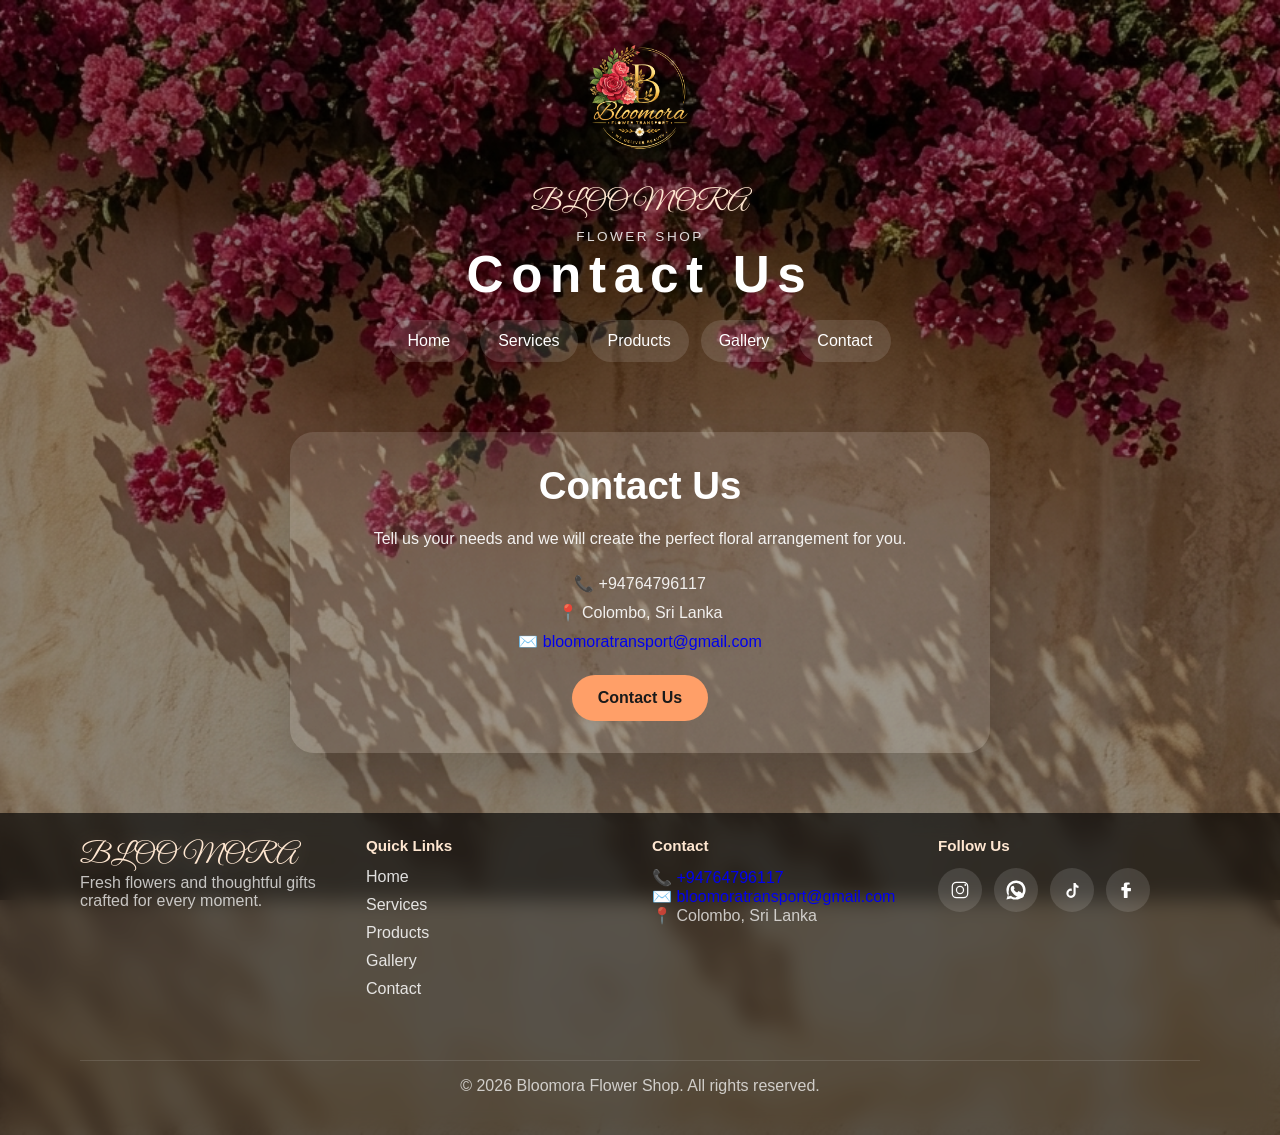
<file: contact.html>
<!DOCTYPE html>
<html lang="en">

<head>
    <meta charset="UTF-8">
    <meta name="viewport" content="width=device-width, initial-scale=1.0">
    <title>BLOOMORA Contact</title>
    <link rel="preconnect" href="https://fonts.googleapis.com">
    <link rel="preconnect" href="https://fonts.gstatic.com" crossorigin>
    <link href="https://fonts.googleapis.com/css2?family=Great+Vibes&family=Playfair+Display:wght@600;700&display=swap"
        rel="stylesheet">
    <link rel="stylesheet" href="bloom.css">
</head>

<body>
    <div class="page-transition-overlay" aria-hidden="true">
        <canvas id="flowerTornadoCanvas"></canvas>
    </div>
    <div class="petal-container" aria-hidden="true">
        <div class="petal"></div>
        <div class="petal"></div>
        <div class="petal"></div>
        <div class="petal"></div>
        <div class="petal"></div>
        <div class="petal"></div>
        <div class="petal"></div>
        <div class="petal"></div>
        <div class="petal"></div>
        <div class="petal"></div>
    </div>

    <header class="site-header">
        <div class="brand">
            <img class="logo" src="pics/logo.png" alt="Bloomora Logo">
            <div>
                <p class="brand-name">BLOOMORA</p>
                <p class="site-label">Flower Shop</p>
                <h1>Contact Us</h1>
            </div>
        </div>

        <button class="menu-toggle" aria-expanded="false" aria-controls="main-nav">Menu</button>

        <nav id="main-nav" class="nav-links" aria-label="Main navigation">
            <a href="index.html">Home</a>
            <a href="services.html">Services</a>
            <a href="products.html">Products</a>
            <a href="gallery.html">Gallery</a>
            <a href="contact.html">Contact</a>
        </nav>
    </header>

    <main>
        <section class="section contact">
            <div class="contact-card">
                <h3>Contact Us</h3>
                <p>Tell us your needs and we will create the perfect floral arrangement for you.</p>
                <ul>
                    <li>📞 +94764796117</li>
                    <li>📍 Colombo, Sri Lanka</li>
                    <li><a href="mailto:bloomoratransport@gmail.com">✉️ bloomoratransport@gmail.com</a></li>
                </ul>
                <a href="https://wa.me/94764796117" target="_blank" rel="noopener noreferrer"
                    class="btn btn-primary">Contact Us</a>
            </div>
        </section>
    </main>

    <footer class="site-footer">
        <div class="footer-content">
            <div class="footer-grid">
                <div class="footer-col">
                    <p class="brand-name">BLOOMORA</p>
                    <p>Fresh flowers and thoughtful gifts crafted for every moment.</p>
                </div>
                <div class="footer-col">
                    <h4>Quick Links</h4>
                    <ul class="footer-links">
                        <li><a href="index.html">Home</a></li>
                        <li><a href="services.html">Services</a></li>
                        <li><a href="products.html">Products</a></li>
                        <li><a href="gallery.html">Gallery</a></li>
                        <li><a href="contact.html">Contact</a></li>
                    </ul>
                </div>
                <div class="footer-col">
                    <h4>Contact</h4>
                    <p><a href="https://wa.me/94764796117" target="_blank" rel="noopener noreferrer">📞 +94764796117</a>
                    </p>
                    <p><a href="mailto:bloomoratransport@gmail.com">✉️ bloomoratransport@gmail.com</a></p>
                    <p>📍 Colombo, Sri Lanka</p>
                </div>
                <div class="footer-col">
                    <h4>Follow Us</h4>
                    <div class="social-links">
                        <a href="https://www.instagram.com/bloomora_fresh_flowers?stkn=MW4wY3p2a2JhaG9meQ=="
                            target="_blank" rel="noopener noreferrer" aria-label="Instagram">
                            <svg viewBox="0 0 24 24">
                                <path
                                    d="M7.75 2h8.5A5.75 5.75 0 0 1 22 7.75v8.5A5.75 5.75 0 0 1 16.25 22h-8.5A5.75 5.75 0 0 1 2 16.25v-8.5A5.75 5.75 0 0 1 7.75 2zm0 1.5A4.25 4.25 0 0 0 3.5 7.75v8.5A4.25 4.25 0 0 0 7.75 20.5h8.5A4.25 4.25 0 0 0 20.5 16.25v-8.5A4.25 4.25 0 0 0 16.25 3.5h-8.5zm10.6 1.4a1.1 1.1 0 1 1 0 2.2 1.1 1.1 0 0 1 0-2.2zM12 7a5 5 0 1 1 0 10 5 5 0 0 1 0-10zm0 1.5a3.5 3.5 0 1 0 0 7 3.5 3.5 0 0 0 0-7z" />
                            </svg>
                        </a>
                        <a href="https://wa.me/94764796117" target="_blank" rel="noopener noreferrer"
                            aria-label="WhatsApp">
                            <svg viewBox="0 0 24 24">
                                <path
                                    d="M20.52 3.48A11.94 11.94 0 0 0 12 .5C5.65.5.5 5.65.5 12a11.9 11.9 0 0 0 1.7 6.2L.5 23.5l5.5-1.4A11.94 11.94 0 0 0 12 23.5c6.35 0 11.5-5.15 11.5-11.5 0-3.07-1.2-5.94-3.15-8.02zM12 21c-2.1 0-4.05-.7-5.65-1.9l-.4-.28-3.3.85.9-3.25-.28-.4A8.47 8.47 0 0 1 3.5 12c0-4.7 3.8-8.5 8.5-8.5 2.27 0 4.4.88 6 2.45a8.45 8.45 0 0 1 2.5 6.05c0 4.7-3.8 8.5-8.5 8.5z" />
                                <path
                                    d="M17.5 14.3c-.3-.15-1.7-.85-2-.95-.3-.1-.5-.15-.7.15-.2.3-.8.95-1 1.15-.2.2-.4.2-.7.05-.3-.15-1.15-.43-2.2-1.35-.8-.7-1.3-1.55-1.45-1.85-.15-.3-.02-.45.12-.6.12-.1.3-.25.45-.35.15-.1.2-.15.3-.25.1-.1.05-.2 0-.35-.05-.15-.7-1.7-.95-2.35-.25-.6-.5-.55-.7-.55-.2 0-.45 0-.7 0s-.65.1-1 .45c-.35.35-1.35 1.3-1.35 3.15 0 1.85 1.4 3.6 1.6 3.85.2.25 2.75 4.2 6.7 5.9 3.95 1.7 3.95 1.15 4.65 1.1.7-.05 2.27-.9 2.6-1.75.35-.85.35-1.6.25-1.75-.1-.15-.35-.25-.7-.4z" />
                            </svg>
                        </a>
                        <a href="https://www.tiktok.com/@bloomora277?_r=1&_t=ZS-99rbHcv1fvD" target="_blank"
                            rel="noopener noreferrer" aria-label="TikTok">
                            <svg viewBox="0 0 24 24" aria-hidden="true">
                                <path
                                    d="M16.4 3.5c.4 1.7 1.7 3 3.4 3.5v2.7a6.7 6.7 0 0 1-3.4-1v7.2a5.6 5.6 0 1 1-5.6-5.6c.3 0 .6 0 .9.1v2.7a3 3 0 1 0 2.1 2.9V3.5h5.6Z" />
                            </svg>
                        </a>
                        <a href="https://www.facebook.com/share/19XkAKuRJk/" target="_blank" rel="noopener noreferrer"
                            aria-label="Facebook">
                            <svg viewBox="0 0 24 24">
                                <path
                                    d="M13.5 3H9.5A2.5 2.5 0 0 0 7 5.5v3H4.5a.5.5 0 0 0-.5.5v3a.5.5 0 0 0 .5.5H7v8.5a.5.5 0 0 0 .5.5h3.5a.5.5 0 0 0 .5-.5V13.5h3.5a.5.5 0 0 0 .5-.5l.02-3a.5.5 0 0 0-.5-.5H11V6.5c0-.5.5-1 1-1h1.5a.5.5 0 0 0 .5-.5V3.5a.5.5 0 0 0-.5-.5z" />
                            </svg>
                        </a>
                    </div>
                </div>
            </div>
            <div class="footer-bottom">
                <p>© 2026 Bloomora Flower Shop. All rights reserved.</p>
            </div>
        </div>
    </footer>

    <script>
        const canvas = document.getElementById('flowerTornadoCanvas');
        const ctx = canvas ? canvas.getContext('2d') : null;
        const overlay = document.querySelector('.page-transition-overlay');
        const menuToggle = document.querySelector('.menu-toggle');
        const mainNav = document.querySelector('#main-nav');

        const flowerPalette = ['#ff9eb3', '#ffd6a5', '#ffc1d9', '#f7d9ff', '#fae7c1', '#ffb2b2'];
        let particles = [];
        let transitionActive = false;
        let transitionStart = 0;
        let lastFrameTime = 0;

        function resizeCanvas() {
            if (!canvas || !ctx) return;
            const ratio = Math.min(window.devicePixelRatio || 1, 1.5);
            canvas.width = Math.max(window.innerWidth, 1) * ratio;
            canvas.height = Math.max(window.innerHeight, 1) * ratio;
            canvas.style.width = window.innerWidth + 'px';
            canvas.style.height = window.innerHeight + 'px';
            ctx.setTransform(ratio, 0, 0, ratio, 0, 0);
        }

        function createFlowerParticle() {
            return {
                x: window.innerWidth / 2,
                y: window.innerHeight / 2,
                radius: 0,
                angle: Math.random() * Math.PI * 2,
                speed: 0.6 + Math.random() * 2.4,
                spin: (Math.random() - 0.5) * 0.2,
                size: 6 + Math.random() * 10,
                color: flowerPalette[Math.floor(Math.random() * flowerPalette.length)],
                alpha: 0.75 + Math.random() * 0.25,
                swirl: 0.7 + Math.random() * 1.8,
                lift: 1 + Math.random() * 2.2,
                life: 0,
                maxLife: 120 + Math.random() * 80
            };
        }

        function startTornadoTransition(targetUrl) {
            if (transitionActive) return;
            transitionActive = true;
            transitionStart = performance.now();
            lastFrameTime = transitionStart;
            const particleCount = window.innerWidth < 700 ? 420 : 520;
            particles = Array.from({ length: particleCount }, createFlowerParticle);
            overlay?.classList.add('active');
            document.body.classList.add('page-transitioning');
            requestAnimationFrame(animateTransitionLoop);
            setTimeout(() => {
                window.location.href = targetUrl;
            }, 1100);
        }

        function animateTransitionLoop() {
            if (!transitionActive || !ctx) return;
            const now = performance.now();
            const delta = Math.min((now - lastFrameTime) / 16.67, 2);
            lastFrameTime = now;
            const elapsed = (now - transitionStart) / 1000;
            const progress = Math.min(elapsed / 1.1, 1);

            particles.forEach((particle) => {
                // Radius grows as each flower is pushed outward, creating the tornado's widening funnel.
                particle.radius += particle.speed * (1.6 + particle.swirl * 0.7) * 2.2 * delta;
                // Angle rotates the particle around the center, which forms the spiral motion of the tornado.
                particle.angle += (particle.spin + 0.08 + particle.swirl * 0.035) * delta;
                // The tornado effect combines circular motion with upward lift.
                // X uses cos(angle) * radius and Y uses sin(angle) * radius minus lift to drag the petals upward.
                const swirlX = Math.cos(particle.angle) * particle.radius;
                const swirlY = Math.sin(particle.angle) * particle.radius;
                const centerX = window.innerWidth / 2;
                const centerY = window.innerHeight / 2;

                particle.x = centerX + swirlX + Math.sin(elapsed * 2 + particle.angle) * 18;
                particle.y = centerY + swirlY - (progress * 320 * particle.lift) + Math.cos(elapsed * 3 + particle.angle) * 18;
                particle.life += delta;
                particle.alpha = Math.max(0, 1 - particle.life / (particle.maxLife * 1.6));
            });

            ctx.clearRect(0, 0, window.innerWidth, window.innerHeight);

            particles.forEach((particle) => {
                ctx.save();
                ctx.translate(particle.x, particle.y);
                ctx.rotate(particle.angle * 3.4);
                ctx.beginPath();
                ctx.moveTo(0, 0);
                ctx.bezierCurveTo(particle.size, -particle.size * 1.6, particle.size * 0.8, -particle.size * 2.5, 0, -particle.size * 3.2);
                ctx.bezierCurveTo(-particle.size * 0.8, -particle.size * 2.5, -particle.size, -particle.size * 1.6, 0, 0);
                ctx.fillStyle = particle.color;
                ctx.globalAlpha = particle.alpha;
                ctx.fill();
                ctx.restore();
            });

            if (elapsed > 1.6) {
                transitionActive = false;
                overlay?.classList.remove('active');
                document.body.classList.remove('page-transitioning');
                return;
            }

            requestAnimationFrame(animateTransitionLoop);
        }

        menuToggle?.addEventListener('click', () => {
            const isOpen = mainNav.classList.toggle('open');
            menuToggle.setAttribute('aria-expanded', String(isOpen));
        });

        document.querySelectorAll('.nav-links a, .footer-links a').forEach((link) => {
            const href = link.getAttribute('href');
            if (!href || href.startsWith('#') || href.startsWith('http') || href.startsWith('mailto:') || href.startsWith('tel:')) return;
            link.addEventListener('click', (event) => {
                const targetUrl = new URL(href, window.location.href);
                if (targetUrl.origin !== window.location.origin) return;
                event.preventDefault();
                startTornadoTransition(targetUrl.href);
            });
        });

        window.addEventListener('resize', resizeCanvas);
        resizeCanvas();
    </script>
</body>

</html>
</file>
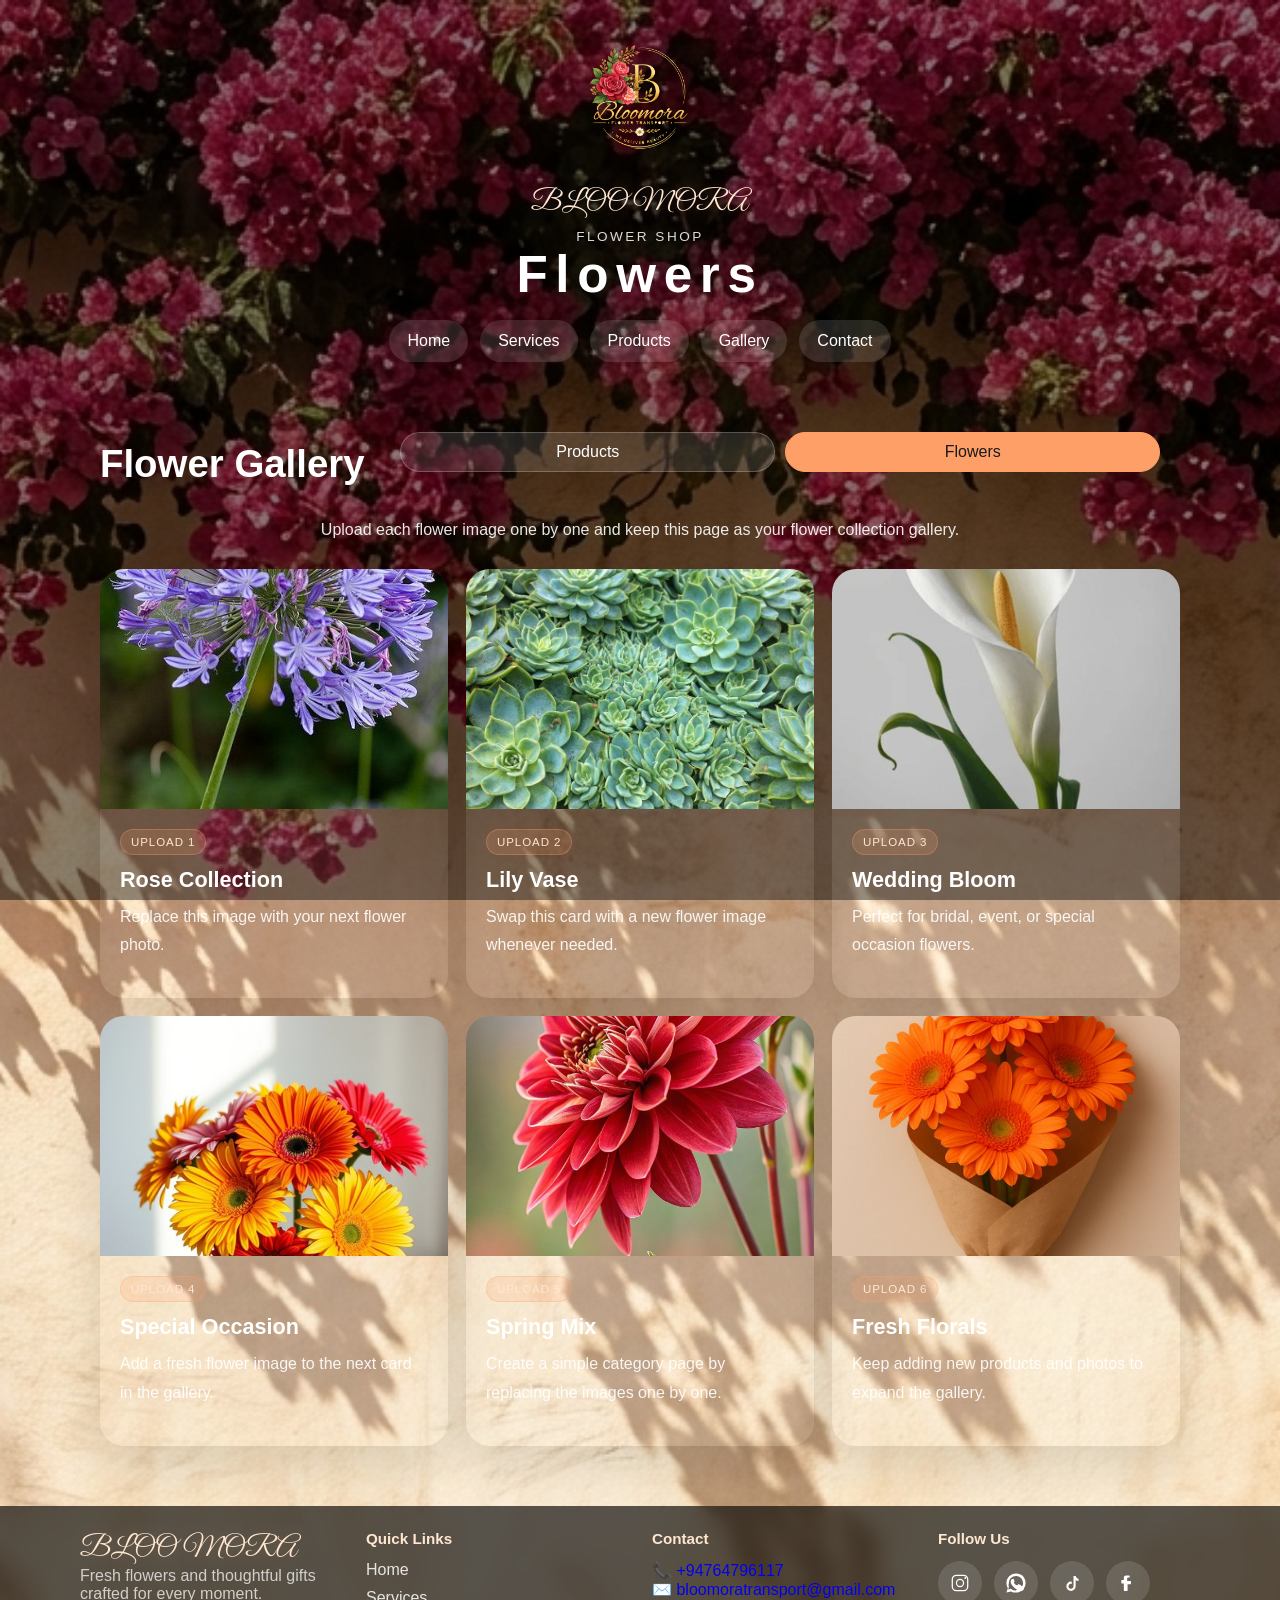
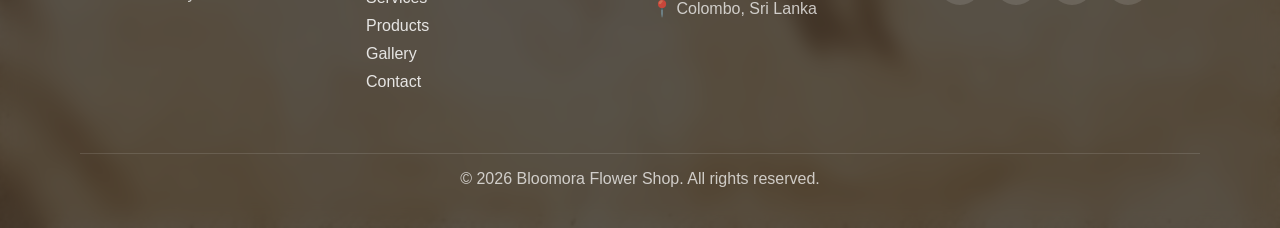
<file: flowers.html>
<!DOCTYPE html>
<html lang="en">

<head>
    <meta charset="UTF-8">
    <meta name="viewport" content="width=device-width, initial-scale=1.0">
    <title>BLOOMORA Flowers</title>
    <link rel="preconnect" href="https://fonts.googleapis.com">
    <link rel="preconnect" href="https://fonts.gstatic.com" crossorigin>
    <link href="https://fonts.googleapis.com/css2?family=Great+Vibes&family=Playfair+Display:wght@600;700&display=swap"
        rel="stylesheet">
    <link rel="stylesheet" href="bloom.css">
</head>

<body>
    <div class="page-transition-overlay" aria-hidden="true">
        <canvas id="flowerTornadoCanvas"></canvas>
    </div>
    <div class="petal-container" aria-hidden="true">
        <div class="petal"></div>
        <div class="petal"></div>
        <div class="petal"></div>
        <div class="petal"></div>
        <div class="petal"></div>
        <div class="petal"></div>
        <div class="petal"></div>
        <div class="petal"></div>
        <div class="petal"></div>
        <div class="petal"></div>
    </div>

    <header class="site-header">
        <div class="brand">
            <img class="logo" src="pics/logo.png" alt="Bloomora Logo">
            <div>
                <p class="brand-name">BLOOMORA</p>
                <p class="site-label">Flower Shop</p>
                <h1>Flowers</h1>
            </div>
        </div>

        <button class="menu-toggle" aria-expanded="false" aria-controls="main-nav">Menu</button>

        <nav id="main-nav" class="nav-links" aria-label="Main navigation">
            <a href="index.html">Home</a>
            <a href="services.html">Services</a>
            <a href="products.html">Products</a>
            <a href="gallery.html">Gallery</a>
            <a href="contact.html">Contact</a>
        </nav>
    </header>

    <main>
        <section class="section services">
            <div class="section-heading">
                <h3>Flower Gallery</h3>
                <div class="service-tabs">
                    <a href="products.html" class="tab-btn">Products</a>
                    <a href="flowers.html" class="tab-btn active">Flowers</a>
                </div>
            </div>

            <p class="upload-note">Upload each flower image one by one and keep this page as your flower collection
                gallery.</p>

            <div class="category-grid upload-grid">
                <article class="category-card upload-card">
                    <div class="category-thumb"
                        style="background-image: url('pics/flower/0338c194c42f39de78c7a7beb6b9622c.jpg');"></div>
                    <div class="category-copy">
                        <span class="category-tag">Upload 1</span>
                        <h4>Rose Collection</h4>
                        <p>Replace this image with your next flower photo.</p>
                    </div>
                </article>

                <article class="category-card upload-card">
                    <div class="category-thumb"
                        style="background-image: url('pics/flower/1c52903fdece0d09980237e73600e48e.jpg');"></div>
                    <div class="category-copy">
                        <span class="category-tag">Upload 2</span>
                        <h4>Lily Vase</h4>
                        <p>Swap this card with a new flower image whenever needed.</p>
                    </div>
                </article>

                <article class="category-card upload-card">
                    <div class="category-thumb"
                        style="background-image: url('pics/flower/2cde9ef89566612b0906a620be96857e.jpg');"></div>
                    <div class="category-copy">
                        <span class="category-tag">Upload 3</span>
                        <h4>Wedding Bloom</h4>
                        <p>Perfect for bridal, event, or special occasion flowers.</p>
                    </div>
                </article>

                <article class="category-card upload-card">
                    <div class="category-thumb"
                        style="background-image: url('pics/flower/38e9e96acb21e3ff0afc7df17adc1e53.jpg');"></div>
                    <div class="category-copy">
                        <span class="category-tag">Upload 4</span>
                        <h4>Special Occasion</h4>
                        <p>Add a fresh flower image to the next card in the gallery.</p>
                    </div>
                </article>

                <article class="category-card upload-card">
                    <div class="category-thumb"
                        style="background-image: url('pics/flower/3b738f393bf75860609b9d67411d7817.jpg');"></div>
                    <div class="category-copy">
                        <span class="category-tag">Upload 5</span>
                        <h4>Spring Mix</h4>
                        <p>Create a simple category page by replacing the images one by one.</p>
                    </div>
                </article>

                <article class="category-card upload-card">
                    <div class="category-thumb"
                        style="background-image: url('pics/flower/60b353b524883b430f749165931eda97.jpg');"></div>
                    <div class="category-copy">
                        <span class="category-tag">Upload 6</span>
                        <h4>Fresh Florals</h4>
                        <p>Keep adding new products and photos to expand the gallery.</p>
                    </div>
                </article>
            </div>
        </section>
    </main>

    <footer class="site-footer">
        <div class="footer-content">
            <div class="footer-grid">
                <div class="footer-col">
                    <p class="brand-name">BLOOMORA</p>
                    <p>Fresh flowers and thoughtful gifts crafted for every moment.</p>
                </div>
                <div class="footer-col">
                    <h4>Quick Links</h4>
                    <ul class="footer-links">
                        <li><a href="index.html">Home</a></li>
                        <li><a href="services.html">Services</a></li>
                        <li><a href="products.html">Products</a></li>
                        <li><a href="gallery.html">Gallery</a></li>
                        <li><a href="contact.html">Contact</a></li>
                    </ul>
                </div>
                <div class="footer-col">
                    <h4>Contact</h4>
                    <p><a href="https://wa.me/94764796117" target="_blank" rel="noopener noreferrer">📞 +94764796117</a>
                    </p>
                    <p><a href="mailto:bloomoratransport@gmail.com">✉️ bloomoratransport@gmail.com</a></p>
                    <p>📍 Colombo, Sri Lanka</p>
                </div>
                <div class="footer-col">
                    <h4>Follow Us</h4>
                    <div class="social-links">
                        <a href="https://www.instagram.com/bloomora_fresh_flowers?stkn=MW4wY3p2a2JhaG9meQ=="
                            target="_blank" rel="noopener noreferrer" aria-label="Instagram">
                            <svg viewBox="0 0 24 24">
                                <path
                                    d="M7.75 2h8.5A5.75 5.75 0 0 1 22 7.75v8.5A5.75 5.75 0 0 1 16.25 22h-8.5A5.75 5.75 0 0 1 2 16.25v-8.5A5.75 5.75 0 0 1 7.75 2zm0 1.5A4.25 4.25 0 0 0 3.5 7.75v8.5A4.25 4.25 0 0 0 7.75 20.5h8.5A4.25 4.25 0 0 0 20.5 16.25v-8.5A4.25 4.25 0 0 0 16.25 3.5h-8.5zm10.6 1.4a1.1 1.1 0 1 1 0 2.2 1.1 1.1 0 0 1 0-2.2zM12 7a5 5 0 1 1 0 10 5 5 0 0 1 0-10zm0 1.5a3.5 3.5 0 1 0 0 7 3.5 3.5 0 0 0 0-7z" />
                            </svg>
                        </a>
                        <a href="https://wa.me/94764796117" target="_blank" rel="noopener noreferrer"
                            aria-label="WhatsApp">
                            <svg viewBox="0 0 24 24">
                                <path
                                    d="M20.52 3.48A11.94 11.94 0 0 0 12 .5C5.65.5.5 5.65.5 12a11.9 11.9 0 0 0 1.7 6.2L.5 23.5l5.5-1.4A11.94 11.94 0 0 0 12 23.5c6.35 0 11.5-5.15 11.5-11.5 0-3.07-1.2-5.94-3.15-8.02zM12 21c-2.1 0-4.05-.7-5.65-1.9l-.4-.28-3.3.85.9-3.25-.28-.4A8.47 8.47 0 0 1 3.5 12c0-4.7 3.8-8.5 8.5-8.5 2.27 0 4.4.88 6 2.45a8.45 8.45 0 0 1 2.5 6.05c0 4.7-3.8 8.5-8.5 8.5z" />
                                <path
                                    d="M17.5 14.3c-.3-.15-1.7-.85-2-.95-.3-.1-.5-.15-.7.15-.2.3-.8.95-1 1.15-.2.2-.4.2-.7.05-.3-.15-1.15-.43-2.2-1.35-.8-.7-1.3-1.55-1.45-1.85-.15-.3-.02-.45.12-.6.12-.1.3-.25.45-.35.15-.1.2-.15.3-.25.1-.1.05-.2 0-.35-.05-.15-.7-1.7-.95-2.35-.25-.6-.5-.55-.7-.55-.2 0-.45 0-.7 0s-.65.1-1 .45c-.35.35-1.35 1.3-1.35 3.15 0 1.85 1.4 3.6 1.6 3.85.2.25 2.75 4.2 6.7 5.9 3.95 1.7 3.95 1.15 4.65 1.1.7-.05 2.27-.9 2.6-1.75.35-.85.35-1.6.25-1.75-.1-.15-.35-.25-.7-.4z" />
                            </svg>
                        </a>
                        <a href="https://www.tiktok.com/@bloomora277?_r=1&_t=ZS-99rbHcv1fvD" target="_blank"
                            rel="noopener noreferrer" aria-label="TikTok">
                            <svg viewBox="0 0 24 24" aria-hidden="true">
                                <path
                                    d="M16.4 3.5c.4 1.7 1.7 3 3.4 3.5v2.7a6.7 6.7 0 0 1-3.4-1v7.2a5.6 5.6 0 1 1-5.6-5.6c.3 0 .6 0 .9.1v2.7a3 3 0 1 0 2.1 2.9V3.5h5.6Z" />
                            </svg>
                        </a>
                        <a href="https://www.facebook.com/share/19XkAKuRJk/" target="_blank" rel="noopener noreferrer"
                            aria-label="Facebook">
                            <svg viewBox="0 0 24 24">
                                <path
                                    d="M13.5 3H9.5A2.5 2.5 0 0 0 7 5.5v3H4.5a.5.5 0 0 0-.5.5v3a.5.5 0 0 0 .5.5H7v8.5a.5.5 0 0 0 .5.5h3.5a.5.5 0 0 0 .5-.5V13.5h3.5a.5.5 0 0 0 .5-.5l.02-3a.5.5 0 0 0-.5-.5H11V6.5c0-.5.5-1 1-1h1.5a.5.5 0 0 0 .5-.5V3.5a.5.5 0 0 0-.5-.5z" />
                            </svg>
                        </a>
                    </div>
                </div>
            </div>
            <div class="footer-bottom">
                <p>© 2026 Bloomora Flower Shop. All rights reserved.</p>
            </div>
        </div>
    </footer>

    <script>
        const canvas = document.getElementById('flowerTornadoCanvas');
        const ctx = canvas ? canvas.getContext('2d') : null;
        const overlay = document.querySelector('.page-transition-overlay');
        const menuToggle = document.querySelector('.menu-toggle');
        const mainNav = document.querySelector('#main-nav');
        const whatsappNumber = '94764796117';

        const flowerPalette = ['#ff9eb3', '#ffd6a5', '#ffc1d9', '#f7d9ff', '#fae7c1', '#ffb2b2'];
        let particles = [];
        let transitionActive = false;
        let transitionStart = 0;
        let lastFrameTime = 0;

        function resizeCanvas() {
            if (!canvas || !ctx) return;
            const ratio = Math.min(window.devicePixelRatio || 1, 1.5);
            canvas.width = Math.max(window.innerWidth, 1) * ratio;
            canvas.height = Math.max(window.innerHeight, 1) * ratio;
            canvas.style.width = window.innerWidth + 'px';
            canvas.style.height = window.innerHeight + 'px';
            ctx.setTransform(ratio, 0, 0, ratio, 0, 0);
        }

        function createFlowerParticle() {
            return {
                x: window.innerWidth / 2,
                y: window.innerHeight / 2,
                radius: 0,
                angle: Math.random() * Math.PI * 2,
                speed: 0.6 + Math.random() * 2.4,
                spin: (Math.random() - 0.5) * 0.2,
                size: 6 + Math.random() * 10,
                color: flowerPalette[Math.floor(Math.random() * flowerPalette.length)],
                alpha: 0.75 + Math.random() * 0.25,
                swirl: 0.7 + Math.random() * 1.8,
                lift: 1 + Math.random() * 2.2,
                life: 0,
                maxLife: 120 + Math.random() * 80
            };
        }

        function startTornadoTransition(targetUrl) {
            if (transitionActive) return;
            transitionActive = true;
            transitionStart = performance.now();
            lastFrameTime = transitionStart;
            const particleCount = window.innerWidth < 700 ? 420 : 520;
            particles = Array.from({ length: particleCount }, createFlowerParticle);
            overlay?.classList.add('active');
            document.body.classList.add('page-transitioning');
            requestAnimationFrame(animateTransitionLoop);
            setTimeout(() => {
                window.location.href = targetUrl;
            }, 1100);
        }

        function animateTransitionLoop() {
            if (!transitionActive || !ctx) return;
            const now = performance.now();
            const delta = Math.min((now - lastFrameTime) / 16.67, 2);
            lastFrameTime = now;
            const elapsed = (now - transitionStart) / 1000;
            const progress = Math.min(elapsed / 1.1, 1);

            particles.forEach((particle) => {
                // Radius grows as each flower is pushed outward, creating the tornado's widening funnel.
                particle.radius += particle.speed * (1.6 + particle.swirl * 0.7) * 2.2 * delta;
                // Angle rotates the particle around the center, which forms the spiral motion of the tornado.
                particle.angle += (particle.spin + 0.08 + particle.swirl * 0.035) * delta;
                // The tornado effect combines circular motion with upward lift.
                // X uses cos(angle) * radius and Y uses sin(angle) * radius minus lift to drag the petals upward.
                const swirlX = Math.cos(particle.angle) * particle.radius;
                const swirlY = Math.sin(particle.angle) * particle.radius;
                const centerX = window.innerWidth / 2;
                const centerY = window.innerHeight / 2;

                particle.x = centerX + swirlX + Math.sin(elapsed * 2 + particle.angle) * 18;
                particle.y = centerY + swirlY - (progress * 320 * particle.lift) + Math.cos(elapsed * 3 + particle.angle) * 18;
                particle.life += delta;
                particle.alpha = Math.max(0, 1 - particle.life / (particle.maxLife * 1.6));
            });

            ctx.clearRect(0, 0, window.innerWidth, window.innerHeight);

            particles.forEach((particle) => {
                ctx.save();
                ctx.translate(particle.x, particle.y);
                ctx.rotate(particle.angle * 3.4);
                ctx.beginPath();
                ctx.moveTo(0, 0);
                ctx.bezierCurveTo(particle.size, -particle.size * 1.6, particle.size * 0.8, -particle.size * 2.5, 0, -particle.size * 3.2);
                ctx.bezierCurveTo(-particle.size * 0.8, -particle.size * 2.5, -particle.size, -particle.size * 1.6, 0, 0);
                ctx.fillStyle = particle.color;
                ctx.globalAlpha = particle.alpha;
                ctx.fill();
                ctx.restore();
            });

            if (elapsed > 1.6) {
                transitionActive = false;
                overlay?.classList.remove('active');
                document.body.classList.remove('page-transitioning');
                return;
            }

            requestAnimationFrame(animateTransitionLoop);
        }

        menuToggle?.addEventListener('click', () => {
            const isOpen = mainNav.classList.toggle('open');
            menuToggle.setAttribute('aria-expanded', String(isOpen));
        });

        document.querySelectorAll('.nav-links a, .footer-links a').forEach((link) => {
            const href = link.getAttribute('href');
            if (!href || href.startsWith('#') || href.startsWith('http') || href.startsWith('mailto:') || href.startsWith('tel:')) return;
            link.addEventListener('click', (event) => {
                const targetUrl = new URL(href, window.location.href);
                if (targetUrl.origin !== window.location.origin) return;
                event.preventDefault();
                startTornadoTransition(targetUrl.href);
            });
        });

        function addToCart(product, price) {
            const message = encodeURIComponent(`Hi Bloomora, I would like to order ${product} for ${price}. Please help me with the next steps.`);
            window.location.href = `https://wa.me/${whatsappNumber}?text=${message}`;
        }

        window.addEventListener('resize', resizeCanvas);
        resizeCanvas();
    </script>
</body>

</html>
</file>
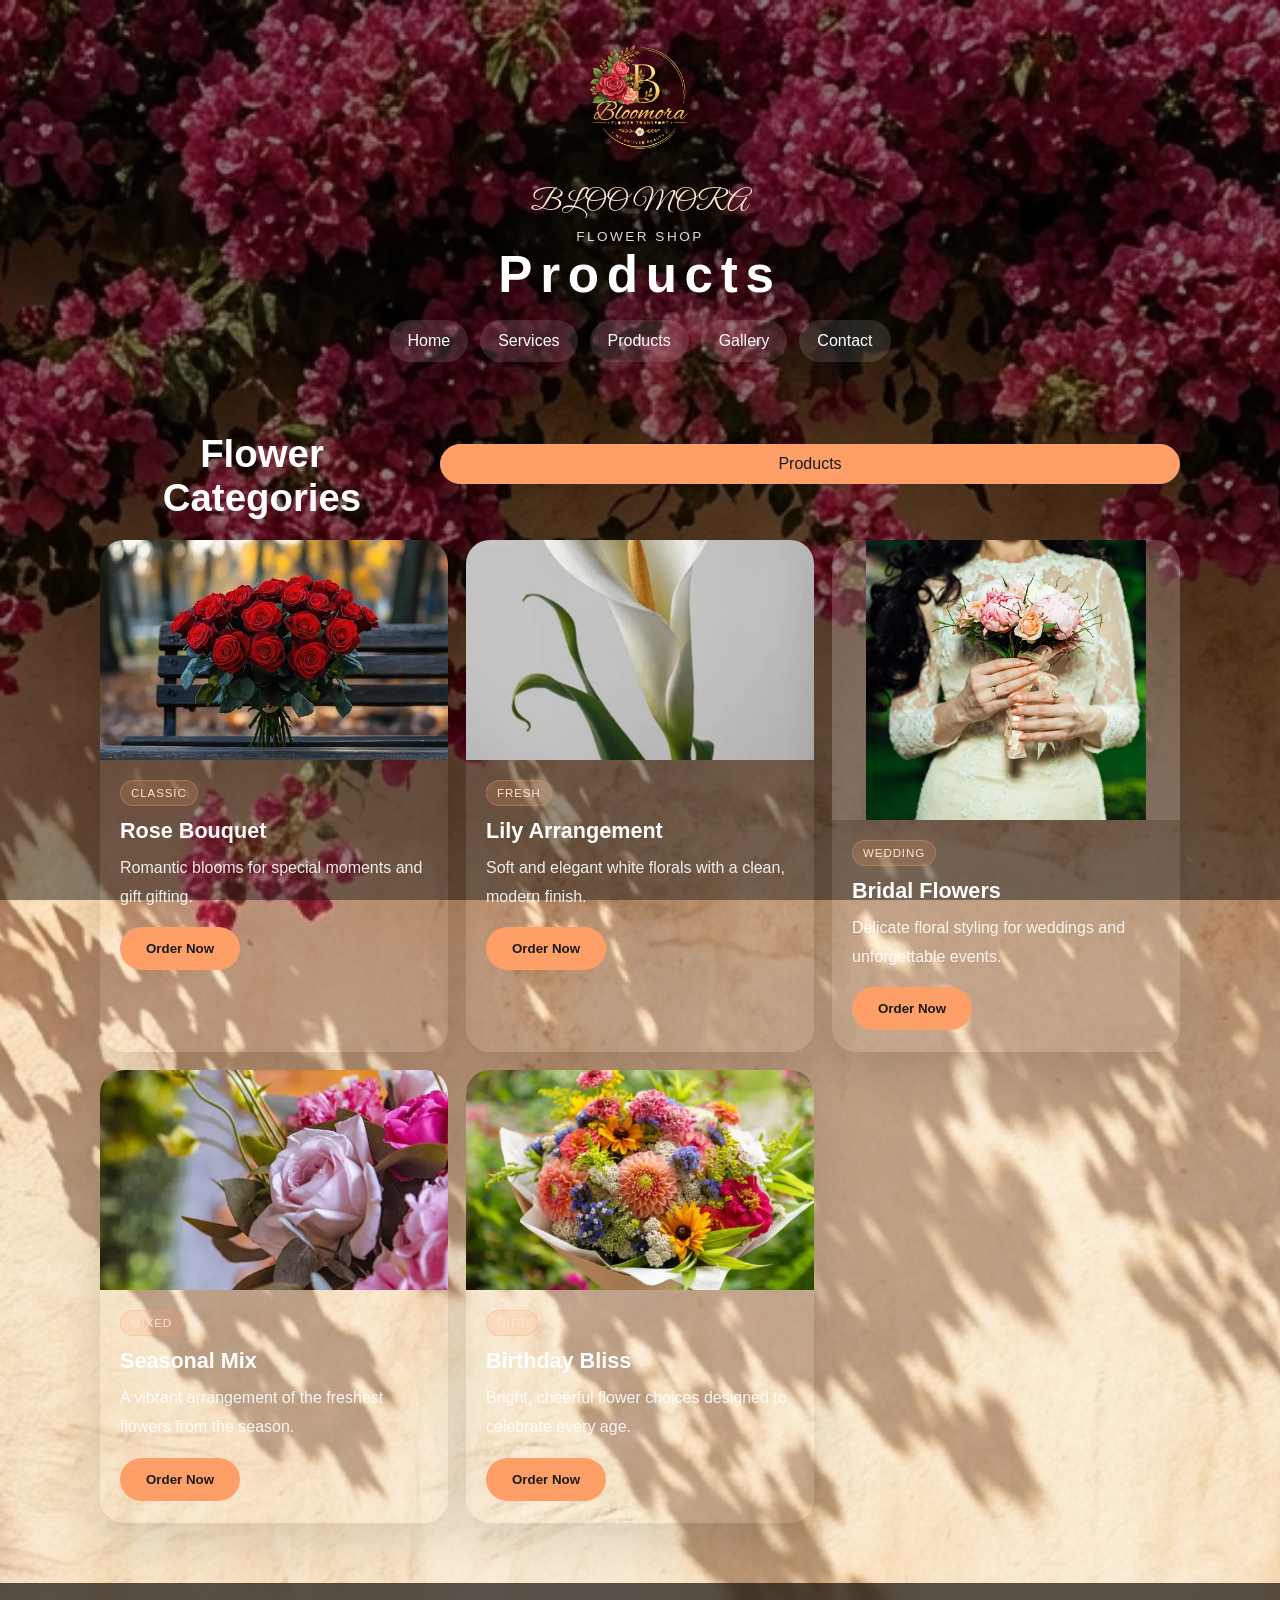
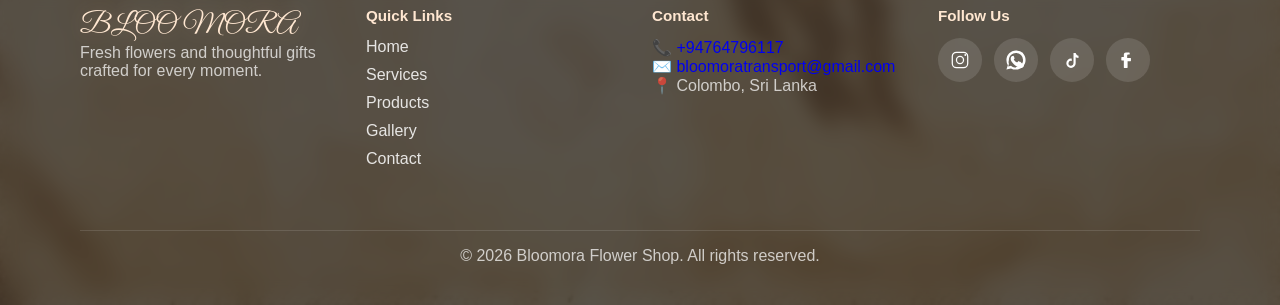
<file: products.html>
<!DOCTYPE html>
<html lang="en">

<head>
    <meta charset="UTF-8">
    <meta name="viewport" content="width=device-width, initial-scale=1.0">
    <title>BLOOMORA Products</title>
    <link rel="preconnect" href="https://fonts.googleapis.com">
    <link rel="preconnect" href="https://fonts.gstatic.com" crossorigin>
    <link href="https://fonts.googleapis.com/css2?family=Great+Vibes&family=Playfair+Display:wght@600;700&display=swap"
        rel="stylesheet">
    <link rel="stylesheet" href="bloom.css">
</head>

<body>
    <div class="page-transition-overlay" aria-hidden="true"><canvas id="flowerTornadoCanvas"></canvas></div>
    <div class="petal-container" aria-hidden="true">
        <div class="petal"></div>
        <div class="petal"></div>
        <div class="petal"></div>
        <div class="petal"></div>
        <div class="petal"></div>
        <div class="petal"></div>
        <div class="petal"></div>
        <div class="petal"></div>
        <div class="petal"></div>
        <div class="petal"></div>
    </div>

    <header class="site-header">
        <div class="brand">
            <img class="logo" src="pics/logo.png" alt="Bloomora Logo">
            <div>
                <p class="brand-name">BLOOMORA</p>
                <p class="site-label">Flower Shop</p>
                <h1>Products</h1>
            </div>
        </div>

        <button class="menu-toggle" aria-expanded="false" aria-controls="main-nav">Menu</button>

        <nav id="main-nav" class="nav-links" aria-label="Main navigation">
            <a href="index.html">Home</a>
            <a href="services.html">Services</a>
            <a href="products.html">Products</a>
            <a href="gallery.html">Gallery</a>
            <a href="contact.html">Contact</a>
        </nav>
    </header>

    <main>
        <section class="section services">
            <div class="section-heading">
                <h3>Flower Categories</h3>
                <div class="service-tabs">
                    <a href="products.html" class="tab-btn active">Products</a>
                </div>
            </div>

            <div class="category-grid">
                <article class="category-card">
                    <div class="category-thumb"
                        style="background-image: url('pics/bokey/360_F_1056514248_hHayHCv45ojmPUkZdTikhyfI1xhp6NYY.webp');">
                    </div>
                    <div class="category-copy">
                        <span class="category-tag">Classic</span>
                        <h4>Rose Bouquet</h4>
                        <p>Romantic blooms for special moments and gift gifting.</p>
                        <button class="btn btn-primary" onclick="addToCart('Rose Bouquet', 'Rs. 2,800')">Order
                            Now</button>
                    </div>
                </article>

                <article class="category-card">
                    <div class="category-thumb"
                        style="background-image: url('pics/flower/2cde9ef89566612b0906a620be96857e.jpg');"></div>
                    <div class="category-copy">
                        <span class="category-tag">Fresh</span>
                        <h4>Lily Arrangement</h4>
                        <p>Soft and elegant white florals with a clean, modern finish.</p>
                        <button class="btn btn-primary" onclick="addToCart('Lily Arrangement', 'Rs. 3,200')">Order
                            Now</button>
                    </div>
                </article>

                <article class="category-card">
                    <div class="category-thumb"
                        style="height: 280px; background-image: url('pics/bokey/Wedding-Flowers---10-Most-Popular-Flowers-for-a-Bridal-Bouquet-21-Peony.webp'); background-size: contain; background-position: center center; background-repeat: no-repeat; background-color: rgba(255, 255, 255, 0.12);">
                    </div>
                    <div class="category-copy">
                        <span class="category-tag">Wedding</span>
                        <h4>Bridal Flowers</h4>
                        <p>Delicate floral styling for weddings and unforgettable events.</p>
                        <button class="btn btn-primary" onclick="addToCart('Bridal Flowers', 'Rs. 5,600')">Order
                            Now</button>
                    </div>
                </article>

                <article class="category-card">
                    <div class="category-thumb"
                        style="background-image: url('pics/bokey/mix-flower-composition-light-purple-roses-eustomas-side-view_141793-4492.webp');">
                    </div>
                    <div class="category-copy">
                        <span class="category-tag">Mixed</span>
                        <h4>Seasonal Mix</h4>
                        <p>A vibrant arrangement of the freshest flowers from the season.</p>
                        <button class="btn btn-primary" onclick="addToCart('Seasonal Mix', 'Rs. 3,800')">Order
                            Now</button>
                    </div>
                </article>

                <article class="category-card">
                    <div class="category-thumb"
                        style="background-image: url('pics/bokey/summer-bouquet-beautiful-multi-colored-fresh-flower-arrangement-birthday-bouquet-made-of.webp');">
                    </div>
                    <div class="category-copy">
                        <span class="category-tag">Gift</span>
                        <h4>Birthday Bliss</h4>
                        <p>Bright, cheerful flower choices designed to celebrate every age.</p>
                        <button class="btn btn-primary" onclick="addToCart('Birthday Bliss', 'Rs. 2,400')">Order
                            Now</button>
                    </div>
                </article>
            </div>
        </section>
    </main>

    <footer class="site-footer">
        <div class="footer-content">
            <div class="footer-grid">
                <div class="footer-col">
                    <p class="brand-name">BLOOMORA</p>
                    <p>Fresh flowers and thoughtful gifts crafted for every moment.</p>
                </div>
                <div class="footer-col">
                    <h4>Quick Links</h4>
                    <ul class="footer-links">
                        <li><a href="index.html">Home</a></li>
                        <li><a href="services.html">Services</a></li>
                        <li><a href="products.html">Products</a></li>
                        <li><a href="gallery.html">Gallery</a></li>
                        <li><a href="contact.html">Contact</a></li>
                    </ul>
                </div>
                <div class="footer-col">
                    <h4>Contact</h4>
                    <p><a href="https://wa.me/94764796117" target="_blank" rel="noopener noreferrer">📞 +94764796117</a>
                    </p>
                    <p><a href="mailto:bloomoratransport@gmail.com">✉️ bloomoratransport@gmail.com</a></p>
                    <p>📍 Colombo, Sri Lanka</p>
                </div>
                <div class="footer-col">
                    <h4>Follow Us</h4>
                    <div class="social-links">
                        <a href="https://www.instagram.com/bloomora_fresh_flowers?stkn=MW4wY3p2a2JhaG9meQ=="
                            target="_blank" rel="noopener noreferrer" aria-label="Instagram">
                            <svg viewBox="0 0 24 24">
                                <path
                                    d="M7.75 2h8.5A5.75 5.75 0 0 1 22 7.75v8.5A5.75 5.75 0 0 1 16.25 22h-8.5A5.75 5.75 0 0 1 2 16.25v-8.5A5.75 5.75 0 0 1 7.75 2zm0 1.5A4.25 4.25 0 0 0 3.5 7.75v8.5A4.25 4.25 0 0 0 7.75 20.5h8.5A4.25 4.25 0 0 0 20.5 16.25v-8.5A4.25 4.25 0 0 0 16.25 3.5h-8.5zm10.6 1.4a1.1 1.1 0 1 1 0 2.2 1.1 1.1 0 0 1 0-2.2zM12 7a5 5 0 1 1 0 10 5 5 0 0 1 0-10zm0 1.5a3.5 3.5 0 1 0 0 7 3.5 3.5 0 0 0 0-7z" />
                            </svg>
                        </a>
                        <a href="https://wa.me/94764796117" target="_blank" rel="noopener noreferrer"
                            aria-label="WhatsApp">
                            <svg viewBox="0 0 24 24">
                                <path
                                    d="M20.52 3.48A11.94 11.94 0 0 0 12 .5C5.65.5.5 5.65.5 12a11.9 11.9 0 0 0 1.7 6.2L.5 23.5l5.5-1.4A11.94 11.94 0 0 0 12 23.5c6.35 0 11.5-5.15 11.5-11.5 0-3.07-1.2-5.94-3.15-8.02zM12 21c-2.1 0-4.05-.7-5.65-1.9l-.4-.28-3.3.85.9-3.25-.28-.4A8.47 8.47 0 0 1 3.5 12c0-4.7 3.8-8.5 8.5-8.5 2.27 0 4.4.88 6 2.45a8.45 8.45 0 0 1 2.5 6.05c0 4.7-3.8 8.5-8.5 8.5z" />
                                <path
                                    d="M17.5 14.3c-.3-.15-1.7-.85-2-.95-.3-.1-.5-.15-.7.15-.2.3-.8.95-1 1.15-.2.2-.4.2-.7.05-.3-.15-1.15-.43-2.2-1.35-.8-.7-1.3-1.55-1.45-1.85-.15-.3-.02-.45.12-.6.12-.1.3-.25.45-.35.15-.1.2-.15.3-.25.1-.1.05-.2 0-.35-.05-.15-.7-1.7-.95-2.35-.25-.6-.5-.55-.7-.55-.2 0-.45 0-.7 0s-.65.1-1 .45c-.35.35-1.35 1.3-1.35 3.15 0 1.85 1.4 3.6 1.6 3.85.2.25 2.75 4.2 6.7 5.9 3.95 1.7 3.95 1.15 4.65 1.1.7-.05 2.27-.9 2.6-1.75.35-.85.35-1.6.25-1.75-.1-.15-.35-.25-.7-.4z" />
                            </svg>
                        </a>
                        <a href="https://www.tiktok.com/@bloomora277?_r=1&_t=ZS-99rbHcv1fvD" target="_blank"
                            rel="noopener noreferrer" aria-label="TikTok">
                            <svg viewBox="0 0 24 24" aria-hidden="true">
                                <path
                                    d="M16.4 3.5c.4 1.7 1.7 3 3.4 3.5v2.7a6.7 6.7 0 0 1-3.4-1v7.2a5.6 5.6 0 1 1-5.6-5.6c.3 0 .6 0 .9.1v2.7a3 3 0 1 0 2.1 2.9V3.5h5.6Z" />
                            </svg>
                        </a>
                        <a href="https://www.facebook.com/share/19XkAKuRJk/" target="_blank" rel="noopener noreferrer"
                            aria-label="Facebook">
                            <svg viewBox="0 0 24 24">
                                <path
                                    d="M13.5 3H9.5A2.5 2.5 0 0 0 7 5.5v3H4.5a.5.5 0 0 0-.5.5v3a.5.5 0 0 0 .5.5H7v8.5a.5.5 0 0 0 .5.5h3.5a.5.5 0 0 0 .5-.5V13.5h3.5a.5.5 0 0 0 .5-.5l.02-3a.5.5 0 0 0-.5-.5H11V6.5c0-.5.5-1 1-1h1.5a.5.5 0 0 0 .5-.5V3.5a.5.5 0 0 0-.5-.5z" />
                            </svg>
                        </a>
                    </div>
                </div>
            </div>
            <div class="footer-bottom">
                <p>© 2026 Bloomora Flower Shop. All rights reserved.</p>
            </div>
        </div>
    </footer>

    <script>
        const canvas = document.getElementById('flowerTornadoCanvas');
        const ctx = canvas ? canvas.getContext('2d') : null;
        const overlay = document.querySelector('.page-transition-overlay');
        const menuToggle = document.querySelector('.menu-toggle');
        const mainNav = document.querySelector('#main-nav');
        const whatsappNumber = '94764796117';

        const flowerPalette = ['#ff9eb3', '#ffd6a5', '#ffc1d9', '#f7d9ff', '#fae7c1', '#ffb2b2'];
        let particles = [];
        let transitionActive = false;
        let transitionStart = 0;
        let lastFrameTime = 0;

        function resizeCanvas() {
            if (!canvas || !ctx) return;
            const ratio = Math.min(window.devicePixelRatio || 1, 1.5);
            canvas.width = Math.max(window.innerWidth, 1) * ratio;
            canvas.height = Math.max(window.innerHeight, 1) * ratio;
            canvas.style.width = window.innerWidth + 'px';
            canvas.style.height = window.innerHeight + 'px';
            ctx.setTransform(ratio, 0, 0, ratio, 0, 0);
        }

        function createFlowerParticle() {
            return {
                x: window.innerWidth / 2,
                y: window.innerHeight / 2,
                radius: 0,
                angle: Math.random() * Math.PI * 2,
                speed: 0.6 + Math.random() * 2.4,
                spin: (Math.random() - 0.5) * 0.2,
                size: 6 + Math.random() * 10,
                color: flowerPalette[Math.floor(Math.random() * flowerPalette.length)],
                alpha: 0.75 + Math.random() * 0.25,
                swirl: 0.7 + Math.random() * 1.8,
                lift: 1 + Math.random() * 2.2,
                life: 0,
                maxLife: 120 + Math.random() * 80
            };
        }

        function startTornadoTransition(targetUrl) {
            if (transitionActive) return;
            transitionActive = true;
            transitionStart = performance.now();
            lastFrameTime = transitionStart;
            const particleCount = window.innerWidth < 700 ? 420 : 520;
            particles = Array.from({ length: particleCount }, createFlowerParticle);
            overlay?.classList.add('active');
            document.body.classList.add('page-transitioning');
            requestAnimationFrame(animateTransitionLoop);
            setTimeout(() => {
                window.location.href = targetUrl;
            }, 1100);
        }

        function animateTransitionLoop() {
            if (!transitionActive || !ctx) return;
            const now = performance.now();
            const delta = Math.min((now - lastFrameTime) / 16.67, 2);
            lastFrameTime = now;
            const elapsed = (now - transitionStart) / 1000;
            const progress = Math.min(elapsed / 1.1, 1);

            particles.forEach((particle) => {
                // Radius grows as each flower is pushed outward, creating the tornado's widening funnel.
                particle.radius += particle.speed * (1.6 + particle.swirl * 0.7) * 2.2 * delta;
                // Angle rotates the particle around the center, which forms the spiral motion of the tornado.
                particle.angle += (particle.spin + 0.08 + particle.swirl * 0.035) * delta;
                // The tornado effect combines circular motion with upward lift.
                // X uses cos(angle) * radius and Y uses sin(angle) * radius minus lift to drag the petals upward.
                const swirlX = Math.cos(particle.angle) * particle.radius;
                const swirlY = Math.sin(particle.angle) * particle.radius;
                const centerX = window.innerWidth / 2;
                const centerY = window.innerHeight / 2;

                particle.x = centerX + swirlX + Math.sin(elapsed * 2 + particle.angle) * 18;
                particle.y = centerY + swirlY - (progress * 320 * particle.lift) + Math.cos(elapsed * 3 + particle.angle) * 18;
                particle.life += delta;
                particle.alpha = Math.max(0, 1 - particle.life / (particle.maxLife * 1.6));
            });

            ctx.clearRect(0, 0, window.innerWidth, window.innerHeight);

            particles.forEach((particle) => {
                ctx.save();
                ctx.translate(particle.x, particle.y);
                ctx.rotate(particle.angle * 3.4);
                ctx.beginPath();
                ctx.moveTo(0, 0);
                ctx.bezierCurveTo(particle.size, -particle.size * 1.6, particle.size * 0.8, -particle.size * 2.5, 0, -particle.size * 3.2);
                ctx.bezierCurveTo(-particle.size * 0.8, -particle.size * 2.5, -particle.size, -particle.size * 1.6, 0, 0);
                ctx.fillStyle = particle.color;
                ctx.globalAlpha = particle.alpha;
                ctx.fill();
                ctx.restore();
            });

            if (elapsed > 1.6) {
                transitionActive = false;
                overlay?.classList.remove('active');
                document.body.classList.remove('page-transitioning');
                return;
            }

            requestAnimationFrame(animateTransitionLoop);
        }

        menuToggle?.addEventListener('click', () => {
            const isOpen = mainNav.classList.toggle('open');
            menuToggle.setAttribute('aria-expanded', String(isOpen));
        });

        document.querySelectorAll('.nav-links a, .footer-links a').forEach((link) => {
            const href = link.getAttribute('href');
            if (!href || href.startsWith('#') || href.startsWith('http') || href.startsWith('mailto:') || href.startsWith('tel:')) return;
            link.addEventListener('click', (event) => {
                const targetUrl = new URL(href, window.location.href);
                if (targetUrl.origin !== window.location.origin) return;
                event.preventDefault();
                startTornadoTransition(targetUrl.href);
            });
        });

        function addToCart(product, price) {
            const message = encodeURIComponent(`Hi Bloomora, I would like to order ${product} for ${price}. Please help me with the next steps.`);
            window.location.href = `https://wa.me/${whatsappNumber}?text=${message}`;
        }

        window.addEventListener('resize', resizeCanvas);
        resizeCanvas();
    </script>
</body>

</html>
</file>
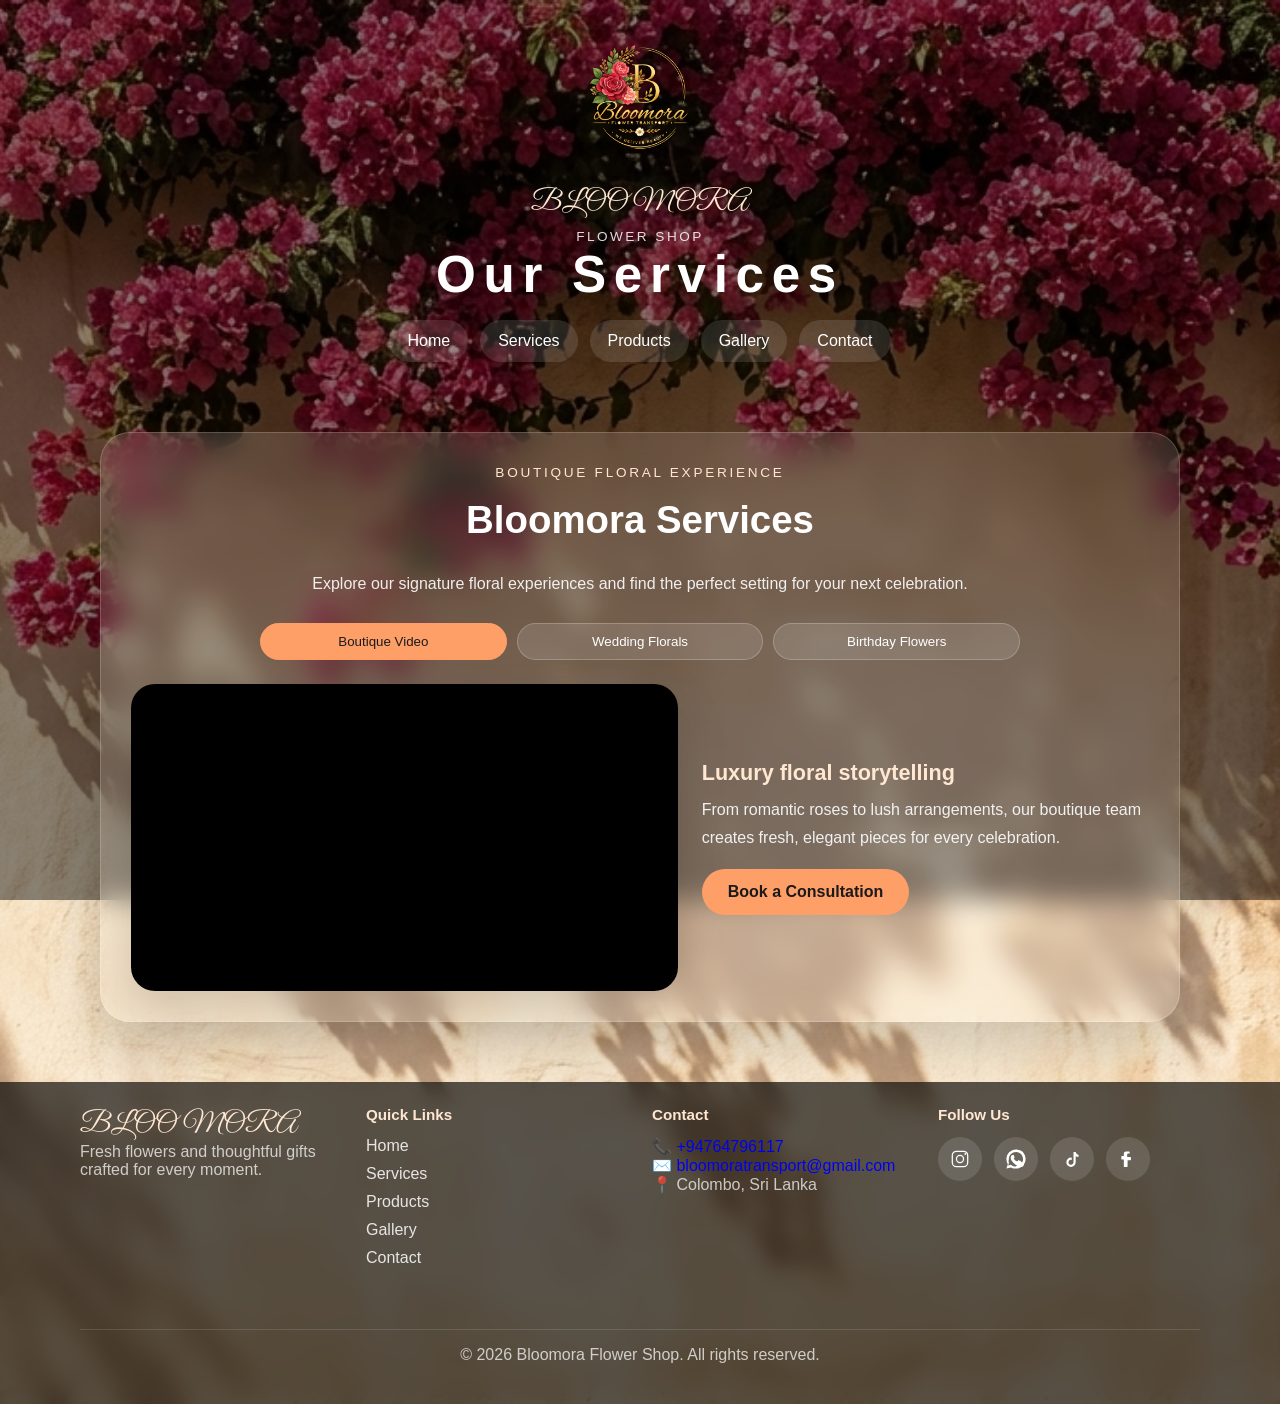
<file: services.html>
<!DOCTYPE html>
<html lang="en">

<head>
    <meta charset="UTF-8">
    <meta name="viewport" content="width=device-width, initial-scale=1.0">
    <title>BLOOMORA Services</title>
    <link rel="preconnect" href="https://fonts.googleapis.com">
    <link rel="preconnect" href="https://fonts.gstatic.com" crossorigin>
    <link href="https://fonts.googleapis.com/css2?family=Great+Vibes&family=Playfair+Display:wght@600;700&display=swap"
        rel="stylesheet">
    <link rel="stylesheet" href="bloom.css">
</head>

<body>
    <div class="page-transition-overlay" aria-hidden="true"><canvas id="flowerTornadoCanvas"></canvas></div>
    <div class="petal-container" aria-hidden="true">
        <div class="petal"></div>
        <div class="petal"></div>
        <div class="petal"></div>
        <div class="petal"></div>
        <div class="petal"></div>
        <div class="petal"></div>
        <div class="petal"></div>
        <div class="petal"></div>
        <div class="petal"></div>
        <div class="petal"></div>
    </div>

    <header class="site-header">
        <div class="brand">
            <img class="logo" src="pics/logo.png" alt="Bloomora Logo">
            <div>
                <p class="brand-name">BLOOMORA</p>
                <p class="site-label">Flower Shop</p>
                <h1>Our Services</h1>
            </div>
        </div>

        <button class="menu-toggle" aria-expanded="false" aria-controls="main-nav">Menu</button>

        <nav id="main-nav" class="nav-links" aria-label="Main navigation">
            <a href="index.html">Home</a>
            <a href="services.html">Services</a>
            <a href="products.html">Products</a>
            <a href="gallery.html">Gallery</a>
            <a href="contact.html">Contact</a>
        </nav>
    </header>

    <main>
        <section class="section services">
            <div class="service-shell">
                <div class="service-intro">
                    <span class="eyebrow">Boutique Floral Experience</span>
                    <h3>Bloomora Services</h3>
                    <p>Explore our signature floral experiences and find the perfect setting for your next celebration.
                    </p>
                </div>

                <div class="service-tabs" role="tablist" aria-label="Bloomora services">
                    <button class="tab-btn active" data-target="video-tab" role="tab" aria-selected="true">Boutique
                        Video</button>
                    <button class="tab-btn" data-target="wedding-tab" role="tab" aria-selected="false">Wedding
                        Florals</button>
                    <button class="tab-btn" data-target="birthday-tab" role="tab" aria-selected="false">Birthday
                        Flowers</button>
                </div>

                <div class="tab-panel active" id="video-tab" role="tabpanel">
                    <div class="video-panel">
                        <div class="video-frame">
                            <video autoplay muted loop playsinline preload="auto"
                                aria-label="Bloomora boutique floral experience">
                                <source
                                    src="pics/wedding/A%20romantic%20cinematic%20close-up%20of%20a%20bouquet%20of%20deep%20red%20roses%20and%20delicate%20white%20baby%27s-breath%20flowers,%20with%20a%20slow%20graceful%20camera%20push-in,%20gentle%20movement%20in%20the%20petals%20and%20greenery,%20soft%20warm%20natural%20light.mp4"
                                    type="video/mp4">
                            </video>
                        </div>
                        <div class="panel-copy">
                            <h4>Luxury floral storytelling</h4>
                            <p>From romantic roses to lush arrangements, our boutique team creates fresh, elegant pieces
                                for every celebration.</p>
                            <a href="contact.html" class="btn btn-primary">Book a Consultation</a>
                        </div>
                    </div>
                </div>

                <div class="tab-panel" id="wedding-tab" role="tabpanel">
                    <div class="video-panel">
                        <div class="video-frame">
                            <video autoplay muted loop playsinline preload="auto"
                                aria-label="Bloomora wedding floral experience">
                                <source
                                    src="pics/wedding/A%20romantic%20cinematic%20wedding%20scene%20richly%20decorated%20with%20fresh%20flowers_%20an%20elegant%20outdoor%20ceremony%20arch%20covered%20in%20white%20roses,%20blush%20peonies,%20eucalyptus%20greenery,%20and%20delicate%20baby%27s%20breath%3B%20flower-line.mp4"
                                    type="video/mp4">
                            </video>
                        </div>
                        <div class="panel-copy">
                            <h4>Wedding floral elegance</h4>
                            <p>See how our team styles romantic bouquets, ceremony arches, and reception décor for
                                unforgettable wedding moments.</p>
                            <a href="contact.html" class="btn btn-primary">Plan Your Wedding</a>
                        </div>
                    </div>
                </div>

                <div class="tab-panel" id="birthday-tab" role="tabpanel">
                    <div class="video-panel">
                        <div class="video-frame">
                            <video autoplay muted loop playsinline preload="auto"
                                aria-label="Bloomora birthday floral experience">
                                <source
                                    src="pics/wedding/A%20joyful%20birthday%20party%20decorated%20with%20abundant%20fresh%20flowers_%20a%20festive%20outdoor%20celebration%20space%20with%20colorful%20blooms,%20floral%20garlands,%20flower-filled%20tables,%20soft%20pastel%20decorations,%20glowing%20string%20lig.mp4"
                                    type="video/mp4">
                            </video>
                        </div>
                        <div class="panel-copy">
                            <h4>Birthday flower joy</h4>
                            <p>Bright, cheerful arrangements and gift-ready bouquets that add sparkle to birthdays,
                                anniversaries, and happy surprises.</p>
                            <a href="contact.html" class="btn btn-primary">Order for a Birthday</a>
                        </div>
                    </div>
                </div>
            </div>
        </section>
    </main>

    <footer class="site-footer">
        <div class="footer-content">
            <div class="footer-grid">
                <div class="footer-col">
                    <p class="brand-name">BLOOMORA</p>
                    <p>Fresh flowers and thoughtful gifts crafted for every moment.</p>
                </div>
                <div class="footer-col">
                    <h4>Quick Links</h4>
                    <ul class="footer-links">
                        <li><a href="index.html">Home</a></li>
                        <li><a href="services.html">Services</a></li>
                        <li><a href="products.html">Products</a></li>
                        <li><a href="gallery.html">Gallery</a></li>
                        <li><a href="contact.html">Contact</a></li>
                    </ul>
                </div>
                <div class="footer-col">
                    <h4>Contact</h4>
                    <p><a href="https://wa.me/94764796117" target="_blank" rel="noopener noreferrer">📞 +94764796117</a>
                    </p>
                    <p><a href="mailto:bloomoratransport@gmail.com">✉️ bloomoratransport@gmail.com</a></p>
                    <p>📍 Colombo, Sri Lanka</p>
                </div>
                <div class="footer-col">
                    <h4>Follow Us</h4>
                    <div class="social-links">
                        <a href="https://www.instagram.com/bloomora_fresh_flowers?stkn=MW4wY3p2a2JhaG9meQ=="
                            target="_blank" rel="noopener noreferrer" aria-label="Instagram">
                            <svg viewBox="0 0 24 24">
                                <path
                                    d="M7.75 2h8.5A5.75 5.75 0 0 1 22 7.75v8.5A5.75 5.75 0 0 1 16.25 22h-8.5A5.75 5.75 0 0 1 2 16.25v-8.5A5.75 5.75 0 0 1 7.75 2zm0 1.5A4.25 4.25 0 0 0 3.5 7.75v8.5A4.25 4.25 0 0 0 7.75 20.5h8.5A4.25 4.25 0 0 0 20.5 16.25v-8.5A4.25 4.25 0 0 0 16.25 3.5h-8.5zm10.6 1.4a1.1 1.1 0 1 1 0 2.2 1.1 1.1 0 0 1 0-2.2zM12 7a5 5 0 1 1 0 10 5 5 0 0 1 0-10zm0 1.5a3.5 3.5 0 1 0 0 7 3.5 3.5 0 0 0 0-7z" />
                            </svg>
                        </a>
                        <a href="https://wa.me/94764796117" target="_blank" rel="noopener noreferrer"
                            aria-label="WhatsApp">
                            <svg viewBox="0 0 24 24">
                                <path
                                    d="M20.52 3.48A11.94 11.94 0 0 0 12 .5C5.65.5.5 5.65.5 12a11.9 11.9 0 0 0 1.7 6.2L.5 23.5l5.5-1.4A11.94 11.94 0 0 0 12 23.5c6.35 0 11.5-5.15 11.5-11.5 0-3.07-1.2-5.94-3.15-8.02zM12 21c-2.1 0-4.05-.7-5.65-1.9l-.4-.28-3.3.85.9-3.25-.28-.4A8.47 8.47 0 0 1 3.5 12c0-4.7 3.8-8.5 8.5-8.5 2.27 0 4.4.88 6 2.45a8.45 8.45 0 0 1 2.5 6.05c0 4.7-3.8 8.5-8.5 8.5z" />
                                <path
                                    d="M17.5 14.3c-.3-.15-1.7-.85-2-.95-.3-.1-.5-.15-.7.15-.2.3-.8.95-1 1.15-.2.2-.4.2-.7.05-.3-.15-1.15-.43-2.2-1.35-.8-.7-1.3-1.55-1.45-1.85-.15-.3-.02-.45.12-.6.12-.1.3-.25.45-.35.15-.1.2-.15.3-.25.1-.1.05-.2 0-.35-.05-.15-.7-1.7-.95-2.35-.25-.6-.5-.55-.7-.55-.2 0-.45 0-.7 0s-.65.1-1 .45c-.35.35-1.35 1.3-1.35 3.15 0 1.85 1.4 3.6 1.6 3.85.2.25 2.75 4.2 6.7 5.9 3.95 1.7 3.95 1.15 4.65 1.1.7-.05 2.27-.9 2.6-1.75.35-.85.35-1.6.25-1.75-.1-.15-.35-.25-.7-.4z" />
                            </svg>
                        </a>
                        <a href="https://www.tiktok.com/@bloomora277?_r=1&_t=ZS-99rbHcv1fvD" target="_blank"
                            rel="noopener noreferrer" aria-label="TikTok">
                            <svg viewBox="0 0 24 24" aria-hidden="true">
                                <path
                                    d="M16.4 3.5c.4 1.7 1.7 3 3.4 3.5v2.7a6.7 6.7 0 0 1-3.4-1v7.2a5.6 5.6 0 1 1-5.6-5.6c.3 0 .6 0 .9.1v2.7a3 3 0 1 0 2.1 2.9V3.5h5.6Z" />
                            </svg>
                        </a>
                        <a href="https://www.facebook.com/share/19XkAKuRJk/" target="_blank" rel="noopener noreferrer"
                            aria-label="Facebook">
                            <svg viewBox="0 0 24 24">
                                <path
                                    d="M13.5 3H9.5A2.5 2.5 0 0 0 7 5.5v3H4.5a.5.5 0 0 0-.5.5v3a.5.5 0 0 0 .5.5H7v8.5a.5.5 0 0 0 .5.5h3.5a.5.5 0 0 0 .5-.5V13.5h3.5a.5.5 0 0 0 .5-.5l.02-3a.5.5 0 0 0-.5-.5H11V6.5c0-.5.5-1 1-1h1.5a.5.5 0 0 0 .5-.5V3.5a.5.5 0 0 0-.5-.5z" />
                            </svg>
                        </a>
                    </div>
                </div>
            </div>
            <div class="footer-bottom">
                <p>© 2026 Bloomora Flower Shop. All rights reserved.</p>
            </div>
        </div>
    </footer>

    <script>
        const canvas = document.getElementById('flowerTornadoCanvas');
        const ctx = canvas ? canvas.getContext('2d') : null;
        const overlay = document.querySelector('.page-transition-overlay');
        const menuToggle = document.querySelector('.menu-toggle');
        const mainNav = document.querySelector('#main-nav');

        const flowerPalette = ['#ff9eb3', '#ffd6a5', '#ffc1d9', '#f7d9ff', '#fae7c1', '#ffb2b2'];
        let particles = [];
        let transitionActive = false;
        let transitionStart = 0;
        let lastFrameTime = 0;

        function resizeCanvas() {
            if (!canvas || !ctx) return;
            const ratio = Math.min(window.devicePixelRatio || 1, 1.5);
            canvas.width = Math.max(window.innerWidth, 1) * ratio;
            canvas.height = Math.max(window.innerHeight, 1) * ratio;
            canvas.style.width = window.innerWidth + 'px';
            canvas.style.height = window.innerHeight + 'px';
            ctx.setTransform(ratio, 0, 0, ratio, 0, 0);
        }

        function createFlowerParticle() {
            return {
                x: window.innerWidth / 2,
                y: window.innerHeight / 2,
                radius: 0,
                angle: Math.random() * Math.PI * 2,
                speed: 0.6 + Math.random() * 2.4,
                spin: (Math.random() - 0.5) * 0.2,
                size: 6 + Math.random() * 10,
                color: flowerPalette[Math.floor(Math.random() * flowerPalette.length)],
                alpha: 0.75 + Math.random() * 0.25,
                swirl: 0.7 + Math.random() * 1.8,
                lift: 1 + Math.random() * 2.2,
                life: 0,
                maxLife: 120 + Math.random() * 80
            };
        }

        function startTornadoTransition(targetUrl) {
            if (transitionActive) return;
            transitionActive = true;
            transitionStart = performance.now();
            lastFrameTime = transitionStart;
            const particleCount = window.innerWidth < 700 ? 420 : 520;
            particles = Array.from({ length: particleCount }, createFlowerParticle);
            overlay?.classList.add('active');
            document.body.classList.add('page-transitioning');
            requestAnimationFrame(animateTransitionLoop);
            setTimeout(() => {
                window.location.href = targetUrl;
            }, 1100);
        }

        function animateTransitionLoop() {
            if (!transitionActive || !ctx) return;
            const now = performance.now();
            const delta = Math.min((now - lastFrameTime) / 16.67, 2);
            lastFrameTime = now;
            const elapsed = (now - transitionStart) / 1000;
            const progress = Math.min(elapsed / 1.1, 1);

            particles.forEach((particle) => {
                // Radius grows as each flower is pushed outward, creating the tornado's widening funnel.
                particle.radius += particle.speed * (1.6 + particle.swirl * 0.7) * 2.2 * delta;
                // Angle rotates the particle around the center, which forms the spiral motion of the tornado.
                particle.angle += (particle.spin + 0.08 + particle.swirl * 0.035) * delta;
                // The tornado effect combines circular motion with upward lift.
                // X uses cos(angle) * radius and Y uses sin(angle) * radius minus lift to drag the petals upward.
                const swirlX = Math.cos(particle.angle) * particle.radius;
                const swirlY = Math.sin(particle.angle) * particle.radius;
                const centerX = window.innerWidth / 2;
                const centerY = window.innerHeight / 2;

                particle.x = centerX + swirlX + Math.sin(elapsed * 2 + particle.angle) * 18;
                particle.y = centerY + swirlY - (progress * 320 * particle.lift) + Math.cos(elapsed * 3 + particle.angle) * 18;
                particle.life += delta;
                particle.alpha = Math.max(0, 1 - particle.life / (particle.maxLife * 1.6));
            });

            ctx.clearRect(0, 0, window.innerWidth, window.innerHeight);

            particles.forEach((particle) => {
                ctx.save();
                ctx.translate(particle.x, particle.y);
                ctx.rotate(particle.angle * 3.4);
                ctx.beginPath();
                ctx.moveTo(0, 0);
                ctx.bezierCurveTo(particle.size, -particle.size * 1.6, particle.size * 0.8, -particle.size * 2.5, 0, -particle.size * 3.2);
                ctx.bezierCurveTo(-particle.size * 0.8, -particle.size * 2.5, -particle.size, -particle.size * 1.6, 0, 0);
                ctx.fillStyle = particle.color;
                ctx.globalAlpha = particle.alpha;
                ctx.fill();
                ctx.restore();
            });

            if (elapsed > 1.6) {
                transitionActive = false;
                overlay?.classList.remove('active');
                document.body.classList.remove('page-transitioning');
                return;
            }

            requestAnimationFrame(animateTransitionLoop);
        }

        menuToggle?.addEventListener('click', () => {
            const isOpen = mainNav.classList.toggle('open');
            menuToggle.setAttribute('aria-expanded', String(isOpen));
        });

        document.querySelectorAll('.nav-links a, .footer-links a').forEach((link) => {
            const href = link.getAttribute('href');
            if (!href || href.startsWith('#') || href.startsWith('http') || href.startsWith('mailto:') || href.startsWith('tel:')) return;
            link.addEventListener('click', (event) => {
                const targetUrl = new URL(href, window.location.href);
                if (targetUrl.origin !== window.location.origin) return;
                event.preventDefault();
                startTornadoTransition(targetUrl.href);
            });
        });

        const tabButtons = document.querySelectorAll('.tab-btn');
        const tabPanels = document.querySelectorAll('.tab-panel');

        const serviceVideos = [
            {
                tabId: 'video-tab',
                fileName: "A romantic cinematic close-up of a bouquet of deep red roses and delicate white baby's-breath flowers, with a slow graceful camera push-in, gentle movement in the petals and greenery, soft warm natural light.mp4"
            },
            {
                tabId: 'wedding-tab',
                fileName: "A romantic cinematic wedding scene richly decorated with fresh flowers_ an elegant outdoor ceremony arch covered in white roses, blush peonies, eucalyptus greenery, and delicate baby's breath; flower-line.mp4"
            },
            {
                tabId: 'birthday-tab',
                fileName: "A joyful birthday party decorated with abundant fresh flowers_ a festive outdoor celebration space with colorful blooms, floral garlands, flower-filled tables, soft pastel decorations, glowing string lig.mp4"
            }
        ];

        serviceVideos.forEach(({ tabId, fileName }) => {
            const source = document.querySelector(`#${tabId} video source`);
            const video = document.querySelector(`#${tabId} video`);
            if (source && video) {
                source.src = `pics/wedding/${encodeURIComponent(fileName)}`;
                video.muted = true;
                video.autoplay = true;
                video.loop = true;
                video.playsInline = true;
                video.load();
                video.play().catch(() => { });
            }
        });

        tabButtons.forEach((button) => {
            button.addEventListener('click', () => {
                const target = button.getAttribute('data-target');
                tabButtons.forEach((btn) => {
                    const isActive = btn === button;
                    btn.classList.toggle('active', isActive);
                    btn.setAttribute('aria-selected', String(isActive));
                });
                tabPanels.forEach((panel) => {
                    panel.classList.toggle('active', panel.id === target);
                });
            });
        });

        window.addEventListener('resize', resizeCanvas);
        resizeCanvas();
    </script>
</body>

</html>
</file>
<file: bloom.css>
* {
    box-sizing: border-box;
    border: 0;
    margin: 0;
    padding: 0;
    text-decoration: none;
}

html,
body {
    width: 100%;
    min-height: 100%;
    overflow-x: hidden;
}

body {
    font-family: 'Arial', sans-serif;
    color: #fff;
    background-image: url(pics/bg2.png);
    background-size: cover;
    background-position: center;
    background-repeat: no-repeat;
    scroll-behavior: smooth;
}

::selection {
    background: rgba(255, 166, 107, 0.4);
    color: #fff;
}

body::before {
    content: '';
    position: fixed;
    top: 0;
    left: 0;
    width: 100%;
    height: 100%;
    background: rgba(0, 0, 0, 0.45);
    pointer-events: none;
    z-index: -1;
}

.corner-logo {
    position: fixed;
    top: 18px;
    right: 18px;
    z-index: 20;
    width: 52px;
    height: 52px;
    padding: 6px;
    background: rgba(255, 255, 255, 0.18);
    border-radius: 50%;
    display: flex;
    align-items: center;
    justify-content: center;
    box-shadow: 0 20px 40px rgba(0, 0, 0, 0.18);
}

.corner-logo img {
    width: 100%;
    height: 100%;
    object-fit: contain;
    border-radius: 50%;
}

.petal-container {
    position: fixed;
    inset: 0;
    pointer-events: none;
    overflow: hidden;
    z-index: 2;
}

.petal {
    position: absolute;
    top: -30px;
    width: 16px;
    height: 16px;
    background: rgba(255, 190, 205, 0.95);
    border-radius: 40% 60% 55% 45%;
    transform: rotate(10deg);
    box-shadow: 0 0 16px rgba(255, 180, 200, 0.35);
    pointer-events: none;
    animation: petal-fall 8s ease-in-out infinite;
    z-index: 2;
}

.petal:nth-child(1) {
    left: 8%;
    animation-duration: 8s;
    animation-delay: 0s;
}

.petal:nth-child(2) {
    left: 20%;
    animation-duration: 10s;
    animation-delay: 0.8s;
    width: 14px;
    height: 14px;
}

.petal:nth-child(3) {
    left: 32%;
    animation-duration: 9s;
    animation-delay: 0.5s;
}

.petal:nth-child(4) {
    left: 45%;
    animation-duration: 11s;
    animation-delay: 1.2s;
    width: 15px;
    height: 15px;
}

.petal:nth-child(5) {
    left: 58%;
    animation-duration: 8.5s;
    animation-delay: 0.3s;
}

.petal:nth-child(6) {
    left: 70%;
    animation-duration: 10.5s;
    animation-delay: 1.0s;
    width: 13px;
    height: 13px;
}

.petal:nth-child(7) {
    left: 82%;
    animation-duration: 9.5s;
    animation-delay: 0.6s;
}

.petal:nth-child(8) {
    left: 92%;
    animation-duration: 11.5s;
    animation-delay: 1.5s;
    width: 16px;
    height: 16px;
}

.petal:nth-child(9) {
    left: 12%;
    animation-duration: 10.5s;
    animation-delay: 0.2s;
    width: 13px;
    height: 13px;
}

.petal:nth-child(10) {
    left: 72%;
    animation-duration: 12.5s;
    animation-delay: 1.1s;
    width: 15px;
    height: 15px;
}

@keyframes petal-fall {
    0% {
        transform: translateY(0) rotate(10deg);
        opacity: 0;
    }

    10% {
        opacity: 1;
    }

    100% {
        transform: translateY(110vh) translateX(30px) rotate(360deg);
        opacity: 0.1;
    }
}

.site-header {
    position: relative;
    z-index: 1;
    display: flex;
    flex-direction: column;
    align-items: center;
    gap: 18px;
    padding: 30px 20px 10px;
    text-align: center;
    animation: fadeUp 0.8s ease both;
}

@keyframes fadeUp {
    from {
        opacity: 0;
        transform: translateY(18px);
    }

    to {
        opacity: 1;
        transform: translateY(0);
    }
}

@keyframes floatIn {
    from {
        opacity: 0;
        transform: translateY(26px) scale(0.98);
    }

    to {
        opacity: 1;
        transform: translateY(0) scale(1);
    }
}

@keyframes pulseGlow {

    0%,
    100% {
        box-shadow: 0 0 0 rgba(255, 159, 104, 0.2);
    }

    50% {
        box-shadow: 0 0 24px rgba(255, 159, 104, 0.34);
    }
}

@keyframes floatingIcon {

    0%,
    100% {
        transform: translateY(0px);
    }

    50% {
        transform: translateY(-5px);
    }
}

.brand {
    display: flex;
    flex-direction: column;
    align-items: center;
    gap: 14px;
}

.brand-name {
    font-family: 'Great Vibes', cursive;
    font-size: 3rem;
    letter-spacing: 0.04em;
    text-transform: none;
    color: #ffe7d1;
    margin-bottom: 4px;
    text-shadow: 0 0 16px rgba(255, 220, 190, 0.2);
    animation: fadeUp 0.9s ease both;
}

.logo {
    max-width: 140px;
    width: 100%;
    height: auto;
}

.site-label {
    text-transform: uppercase;
    letter-spacing: 0.18em;
    opacity: 0.85;
    font-size: 0.85rem;
    margin-bottom: 4px;
}

.site-header h1 {
    font-size: clamp(2rem, 4vw, 3.4rem);
    letter-spacing: 0.15em;
    line-height: 1.05;
    margin: 0;
}

.menu-toggle {
    display: none;
    border-radius: 999px;
    border: 1px solid rgba(255, 255, 255, 0.55);
    background: rgba(255, 255, 255, 0.18);
    color: #fff;
    padding: 10px 18px;
    font-size: 0.95rem;
    cursor: pointer;
    backdrop-filter: blur(6px);
}

.nav-links {
    display: flex;
    flex-wrap: wrap;
    justify-content: center;
    gap: 12px;
    max-width: 920px;
}

.nav-links a {
    color: #fff;
    padding: 12px 18px;
    background: rgba(255, 255, 255, 0.12);
    border-radius: 999px;
    transition: background 0.25s ease, transform 0.25s ease;
}

.nav-links a:hover {
    background: rgba(255, 255, 255, 0.22);
    transform: translateY(-2px);
}

.hero {
    padding: 60px 20px 40px;
    display: flex;
    justify-content: center;
}

.hero-content {
    max-width: 920px;
    text-align: center;
    animation: floatIn 0.9s ease both;
}

.hero-content h2 {
    animation: fadeUp 1s ease both;
}

.eyebrow {
    display: inline-block;
    color: #ffe7d1;
    letter-spacing: 0.2em;
    text-transform: uppercase;
    font-size: 0.85rem;
    margin-bottom: 18px;
}

.hero-content h2 {
    font-size: clamp(2.4rem, 5vw, 4.2rem);
    margin: 0 0 18px;
    line-height: 1.05;
}

.hero-content p {
    max-width: 680px;
    margin: 0 auto 28px;
    font-size: 1rem;
    line-height: 1.9;
    color: rgba(255, 255, 255, 0.92);
}

.hero-actions {
    display: flex;
    flex-wrap: wrap;
    justify-content: center;
    gap: 14px;
}

.btn {
    display: inline-block;
    padding: 14px 26px;
    border-radius: 999px;
    font-weight: 600;
    transition: transform 0.25s ease, background 0.25s ease, box-shadow 0.25s ease;
}

.btn-primary {
    animation: pulseGlow 2.4s ease-in-out infinite;
}

.btn-primary {
    background: #ff9f68;
    color: #1a1a1a;
}

.btn-secondary {
    background: rgba(255, 255, 255, 0.18);
    color: #fff;
    border: 1px solid rgba(255, 255, 255, 0.22);
}

.btn:hover {
    transform: translateY(-2px);
}

.section {
    padding: 60px 20px;
    max-width: 1120px;
    margin: 0 auto;
}

.section h3 {
    font-size: clamp(1.8rem, 3vw, 2.6rem);
    margin-bottom: 28px;
    text-align: center;
}

.service-shell {
    background: rgba(255, 255, 255, 0.12);
    border: 1px solid rgba(255, 255, 255, 0.18);
    border-radius: 30px;
    padding: 30px;
    box-shadow: 0 24px 60px rgba(0, 0, 0, 0.18);
    backdrop-filter: blur(14px);
    animation: fadeUp 0.9s ease both;
}

.service-intro {
    text-align: center;
    margin-bottom: 24px;
}

.service-intro p {
    max-width: 720px;
    margin: 0 auto;
    line-height: 1.8;
    color: rgba(255, 255, 255, 0.9);
}

.service-tabs {
    display: flex;
    flex-wrap: wrap;
    justify-content: center;
    gap: 10px;
    margin-bottom: 24px;
    width: min(100%, 760px);
    margin-left: auto;
    margin-right: auto;
}

.tab-btn {
    flex: 1 1 0;
    min-width: 0;
    border: 1px solid rgba(255, 255, 255, 0.22);
    background: rgba(255, 255, 255, 0.12);
    color: #fff;
    padding: 10px 16px;
    border-radius: 999px;
    cursor: pointer;
    white-space: nowrap;
    text-align: center;
    transition: all 0.25s ease;
}

.tab-btn.active {
    background: #ff9f68;
    color: #1a1a1a;
    border-color: #ff9f68;
}

.tab-panel {
    display: none;
}

.tab-panel.active {
    display: block;
    animation: fadeIn 0.35s ease;
}

.video-panel {
    display: grid;
    grid-template-columns: 1.1fr 0.9fr;
    gap: 24px;
    align-items: center;
}

.video-frame {
    border-radius: 24px;
    overflow: hidden;
    box-shadow: 0 20px 50px rgba(0, 0, 0, 0.16);
    aspect-ratio: 16 / 9;
    background: #000;
}

.video-frame iframe {
    width: 100%;
    height: 100%;
    border: 0;
}

.video-frame video {
    display: block;
    width: 100%;
    height: 100%;
    object-fit: cover;
}

.panel-copy h4 {
    font-size: 1.35rem;
    margin-bottom: 10px;
    color: #ffe7d1;
}

.panel-copy p {
    line-height: 1.8;
    margin-bottom: 16px;
    color: rgba(255, 255, 255, 0.9);
}

.service-grid,
.gallery-grid,
.category-grid {
    display: grid;
    gap: 18px;
}

.service-grid {
    grid-template-columns: repeat(3, minmax(220px, 1fr));
}

.category-grid {
    grid-template-columns: repeat(3, minmax(220px, 1fr));
}

.service-grid article,
.category-card {
    background: rgba(255, 255, 255, 0.08);
    padding: 24px;
    border-radius: 24px;
    box-shadow: 0 20px 50px rgba(0, 0, 0, 0.12);
    transform: translateY(20px);
    opacity: 0;
    animation: service-fade 0.75s ease forwards;
    transition: transform 0.3s ease, box-shadow 0.3s ease;
}

.service-grid article:hover,
.category-card:hover {
    transform: translateY(-8px);
    box-shadow: 0 26px 65px rgba(0, 0, 0, 0.18);
}

.service-grid article:nth-child(1),
.category-card:nth-child(1) {
    animation-delay: 0.12s;
}

.service-grid article:nth-child(2),
.category-card:nth-child(2) {
    animation-delay: 0.24s;
}

.service-grid article:nth-child(3),
.category-card:nth-child(3) {
    animation-delay: 0.36s;
}

.service-grid article:nth-child(4),
.category-card:nth-child(4) {
    animation-delay: 0.48s;
}

.service-grid article:nth-child(5),
.category-card:nth-child(5) {
    animation-delay: 0.6s;
}

.service-grid article:nth-child(6),
.category-card:nth-child(6) {
    animation-delay: 0.72s;
}

.category-card {
    padding: 0;
    overflow: hidden;
    display: flex;
    flex-direction: column;
}

.category-thumb {
    min-height: 220px;
    background-size: cover;
    background-position: center;
    border-radius: 20px 20px 0 0;
}

.category-copy {
    padding: 20px 20px 22px;
}

.category-tag {
    display: inline-block;
    background: rgba(255, 159, 104, 0.18);
    color: #ffe7d1;
    border: 1px solid rgba(255, 159, 104, 0.3);
    border-radius: 999px;
    padding: 6px 10px;
    font-size: 0.72rem;
    letter-spacing: 0.08em;
    text-transform: uppercase;
    margin-bottom: 12px;
}

.category-card h4 {
    font-size: 1.35rem;
    margin-bottom: 10px;
}

.category-card p {
    line-height: 1.8;
    color: rgba(255, 255, 255, 0.9);
    margin-bottom: 16px;
}

.upload-note {
    max-width: 760px;
    margin: 0 auto 24px;
    text-align: center;
    color: rgba(255, 255, 255, 0.9);
    line-height: 1.8;
}

.upload-card .category-thumb {
    min-height: 240px;
}

@keyframes service-fade {
    from {
        transform: translateY(20px);
        opacity: 0;
    }

    to {
        transform: translateY(0);
        opacity: 1;
    }
}

@keyframes fadeIn {
    from {
        opacity: 0;
        transform: translateY(8px);
    }

    to {
        opacity: 1;
        transform: translateY(0);
    }
}

.service-grid h4 {
    font-size: 1.3rem;
    margin-bottom: 10px;
}

.service-grid p {
    line-height: 1.8;
    color: rgba(255, 255, 255, 0.88);
}

.section-heading {
    display: flex;
    align-items: center;
    justify-content: space-between;
    gap: 16px;
    margin-bottom: 20px;
}

.section-heading h3 {
    margin-bottom: 0;
}

.see-more-btn {
    display: inline-flex;
    align-items: center;
    justify-content: center;
    padding: 10px 18px;
    border-radius: 999px;
    background: rgba(255, 255, 255, 0.16);
    color: #fff;
    border: 1px solid rgba(255, 255, 255, 0.22);
    transition: transform 0.25s ease, background 0.25s ease;
}

.see-more-btn:hover {
    transform: translateY(-2px);
    background: rgba(255, 255, 255, 0.24);
}

.gallery-grid {
    display: grid;
    grid-template-columns: repeat(3, minmax(180px, 1fr));
    gap: 18px;
}

.home-gallery-grid {
    grid-template-columns: repeat(3, minmax(180px, 1fr));
}

.gallery-item {
    min-height: 240px;
    border-radius: 24px;
    background-size: cover;
    background-position: center;
    box-shadow: 0 24px 60px rgba(0, 0, 0, 0.18);
    position: relative;
    overflow: hidden;
    transform: translateY(20px);
    opacity: 0;
    animation: gallery-fade 0.7s ease forwards;
    transition: transform 0.35s ease, box-shadow 0.35s ease, filter 0.35s ease;
}

.gallery-item::before {
    content: '';
    position: absolute;
    inset: 0;
    background: linear-gradient(135deg, rgba(255, 255, 255, 0.15), rgba(0, 0, 0, 0.2));
    opacity: 0;
    transition: opacity 0.35s ease;
}

.gallery-item {
    cursor: pointer;
}

.gallery-item:hover {
    transform: translateY(-6px) scale(1.02);
    box-shadow: 0 28px 70px rgba(0, 0, 0, 0.24);
    filter: saturate(1.15) contrast(1.05);
}

.gallery-item:hover::before {
    opacity: 1;
}

.image-modal {
    position: fixed;
    inset: 0;
    z-index: 1600;
    display: grid;
    place-items: center;
    padding: 24px;
    background: rgba(10, 8, 6, 0.84);
    backdrop-filter: blur(8px);
    opacity: 0;
    visibility: hidden;
    transition: opacity 0.3s ease, visibility 0.3s ease;
}

.image-modal.open {
    opacity: 1;
    visibility: visible;
}

.image-modal-content {
    position: relative;
    max-width: min(94vw, 960px);
    width: 100%;
    transform: scale(0.96);
    transition: transform 0.3s ease;
}

.image-modal.open .image-modal-content {
    transform: scale(1);
}

.image-modal img {
    width: 100%;
    max-height: 80vh;
    object-fit: contain;
    display: block;
    border-radius: 24px;
    box-shadow: 0 24px 80px rgba(0, 0, 0, 0.3);
}

.image-modal-close {
    position: absolute;
    top: 12px;
    right: 12px;
    width: 44px;
    height: 44px;
    border-radius: 50%;
    border: 1px solid rgba(255, 255, 255, 0.25);
    background: rgba(255, 255, 255, 0.16);
    color: #fff;
    font-size: 1.4rem;
    cursor: pointer;
    transition: transform 0.2s ease, background 0.2s ease;
}

.image-modal-close:hover {
    transform: translateY(-2px);
    background: rgba(255, 255, 255, 0.24);
}

.page-transition-overlay {
    position: fixed;
    inset: 0;
    z-index: 2000;
    pointer-events: none;
    opacity: 0;
    background: rgba(18, 10, 15, 0.18);
    transition: opacity 0.35s ease;
}

.page-transition-overlay.active {
    opacity: 1;
}

.page-transition-overlay canvas {
    position: absolute;
    inset: 0;
    width: 100%;
    height: 100%;
    display: block;
    background: radial-gradient(circle at center, rgba(255, 220, 210, 0.22) 0%, rgba(31, 11, 13, 0.58) 48%, rgba(12, 9, 10, 0.84) 100%);
}

body.page-transitioning {
    overflow: hidden;
}

@keyframes gallery-fade {
    from {
        transform: translateY(20px);
        opacity: 0;
    }

    to {
        transform: translateY(0);
        opacity: 1;
    }
}

.contact-card {
    max-width: 700px;
    margin: 0 auto;
    padding: 32px;
    border-radius: 24px;
    background: rgba(255, 255, 255, 0.12);
    box-shadow: 0 24px 50px rgba(0, 0, 0, 0.16);
    text-align: center;
    animation: floatIn 0.9s ease both;
}

.contact-card h3 {
    margin-bottom: 16px;
}

.contact-card p {
    margin-bottom: 20px;
    line-height: 1.9;
    color: rgba(255, 255, 255, 0.92);
}

.contact-card ul {
    list-style: none;
    margin: 0 auto 24px;
    padding: 0;
    max-width: 340px;
}

.contact-card li {
    margin-bottom: 10px;
    color: rgba(255, 255, 255, 0.9);
}

.site-footer {
    padding: 24px 20px 40px;
    color: rgba(255, 255, 255, 0.72);
    background: rgba(0, 0, 0, 0.65);
    backdrop-filter: blur(10px);
}

.footer-content {
    max-width: 1120px;
    margin: 0 auto;
    display: flex;
    flex-direction: column;
    align-items: center;
    justify-content: center;
    gap: 16px;
    flex-wrap: wrap;
}

.footer-content p {
    margin: 0;
}

.footer-grid {
    width: 100%;
    display: grid;
    grid-template-columns: repeat(4, minmax(160px, 1fr));
    gap: 24px;
    margin-bottom: 24px;
}

.footer-col h4 {
    margin-bottom: 14px;
    color: #ffe7d1;
    font-size: 0.95rem;
}

.footer-links {
    list-style: none;
    margin: 0;
    padding: 0;
}

.footer-links li {
    margin-bottom: 10px;
}

.footer-links a {
    color: rgba(255, 255, 255, 0.85);
    transition: color 0.2s ease;
}

.footer-links a:hover {
    color: #fff;
}

.footer-bottom {
    width: 100%;
    border-top: 1px solid rgba(255, 255, 255, 0.12);
    padding-top: 16px;
    margin-top: 12px;
    text-align: center;
}

.brand-name {
    font-family: 'Great Vibes', cursive;
    font-size: 1.8rem;
    color: #ffe7d1;
    margin-bottom: 8px;
}

.social-links {
    display: flex;
    gap: 12px;
}

.social-links a {
    display: inline-flex;
    align-items: center;
    justify-content: center;
    width: 44px;
    height: 44px;
    border-radius: 50%;
    background: rgba(255, 255, 255, 0.12);
    color: #fff;
    transition: transform 0.2s ease, background 0.2s ease, box-shadow 0.2s ease;
    animation: floatingIcon 3s ease-in-out infinite;
}

.social-links a:nth-child(2) {
    animation-delay: 0.5s;
}

.social-links a:nth-child(3) {
    animation-delay: 1s;
}

.social-links a:hover {
    transform: translateY(-4px) scale(1.06);
    background: rgba(255, 255, 255, 0.22);
    box-shadow: 0 0 18px rgba(255, 180, 200, 0.35);
}

.social-links svg {
    width: 20px;
    height: 20px;
    fill: currentColor;
}

@media (max-width: 1024px) {

    .service-grid,
    .category-grid {
        grid-template-columns: repeat(2, minmax(220px, 1fr));
    }
}

@media (max-width: 800px) {
    .hero {
        padding-top: 40px;
    }

    .video-panel {
        grid-template-columns: 1fr;
    }

    .service-grid,
    .category-grid,
    .gallery-grid,
    .footer-grid {
        grid-template-columns: 1fr;
    }
}

@media (max-width: 700px) {
    .nav-links {
        display: none;
        width: 100%;
        flex-direction: column;
        gap: 10px;
        margin-top: 10px;
    }

    .nav-links.open {
        display: flex;
    }

    .menu-toggle {
        display: inline-flex;
    }

    .hero-content h2 {
        font-size: clamp(2rem, 8vw, 3rem);
    }
}

@media (max-width: 600px) {
    body {
        background-image: url(pics/bg.jpg);
    }

    .site-header {
        padding-top: 20px;
    }

    .site-header h1 {
        font-size: 2.4rem;
    }

    .hero-content p,
    .service-grid p,
    .contact-card p {
        font-size: 0.98rem;
    }

    .service-tabs {
        gap: 8px;
    }

    .tab-btn {
        padding: 9px 8px;
        font-size: 0.82rem;
    }
}
</file>
